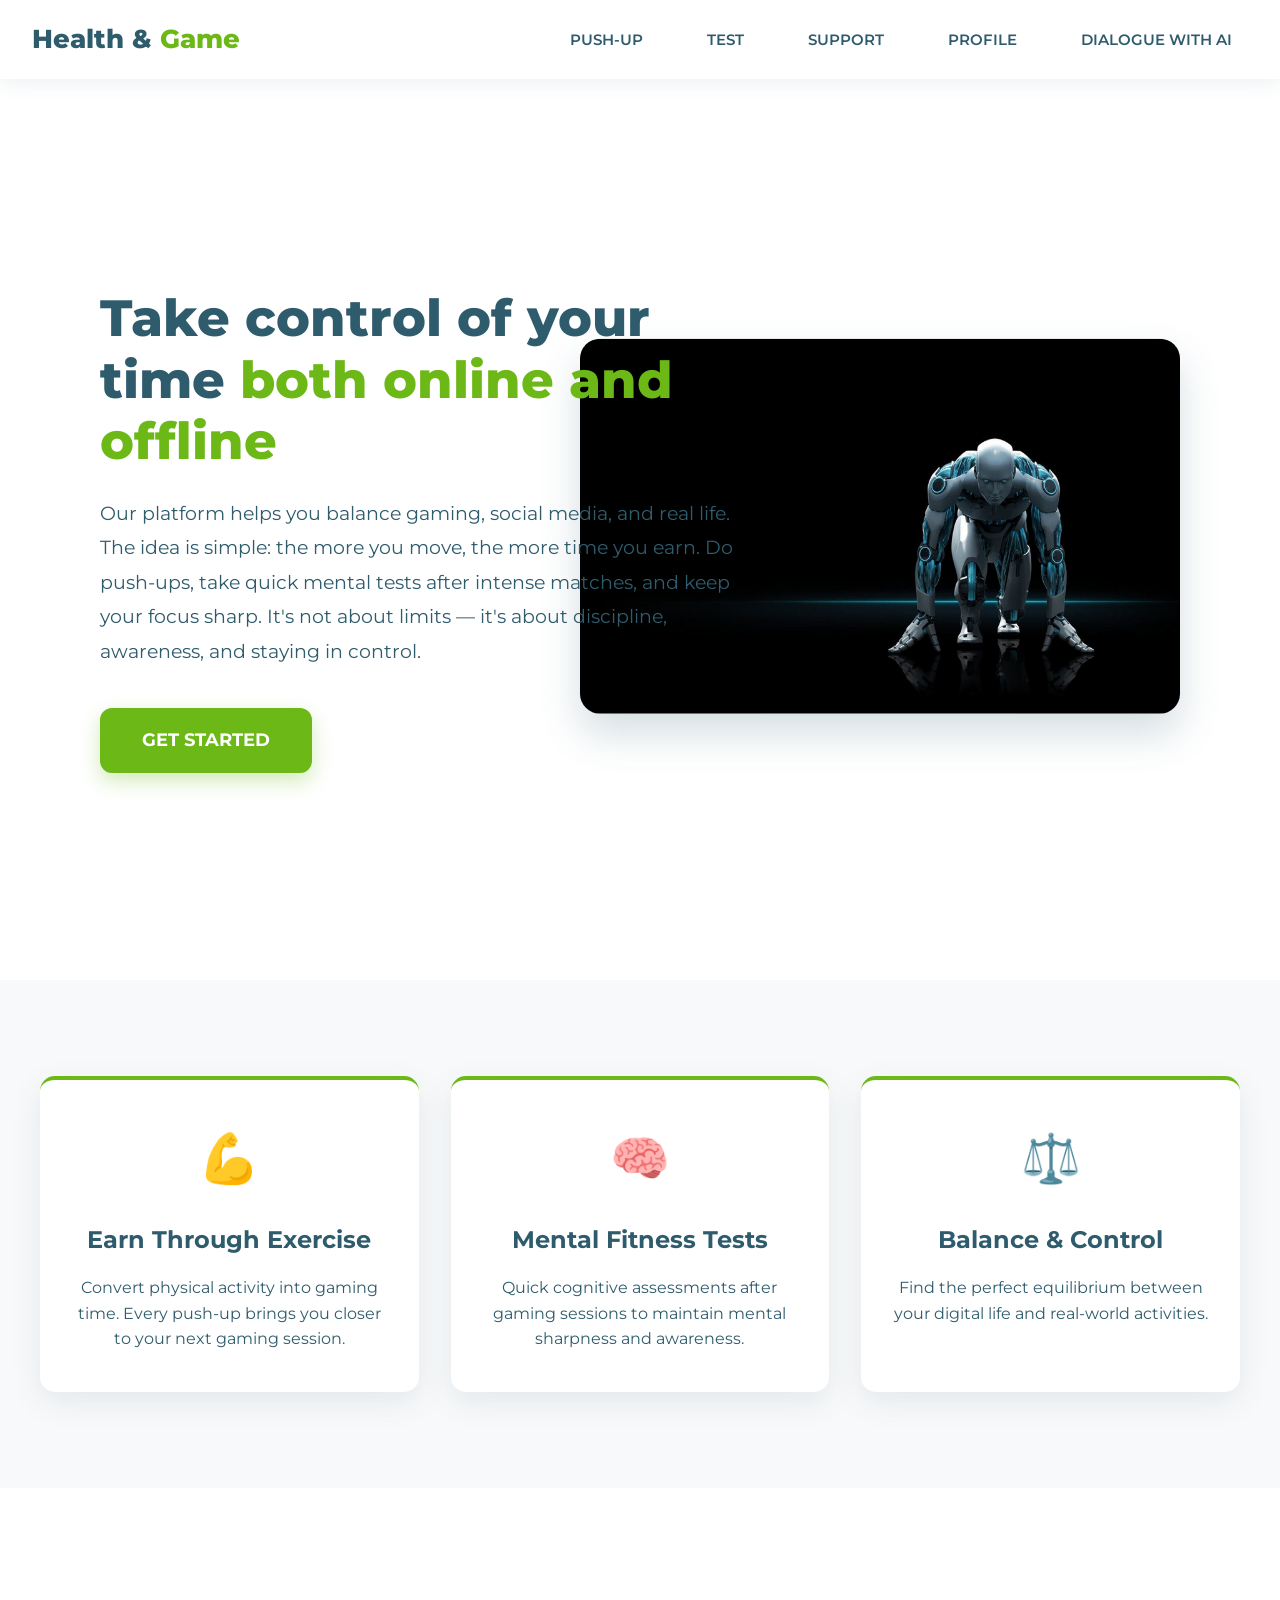
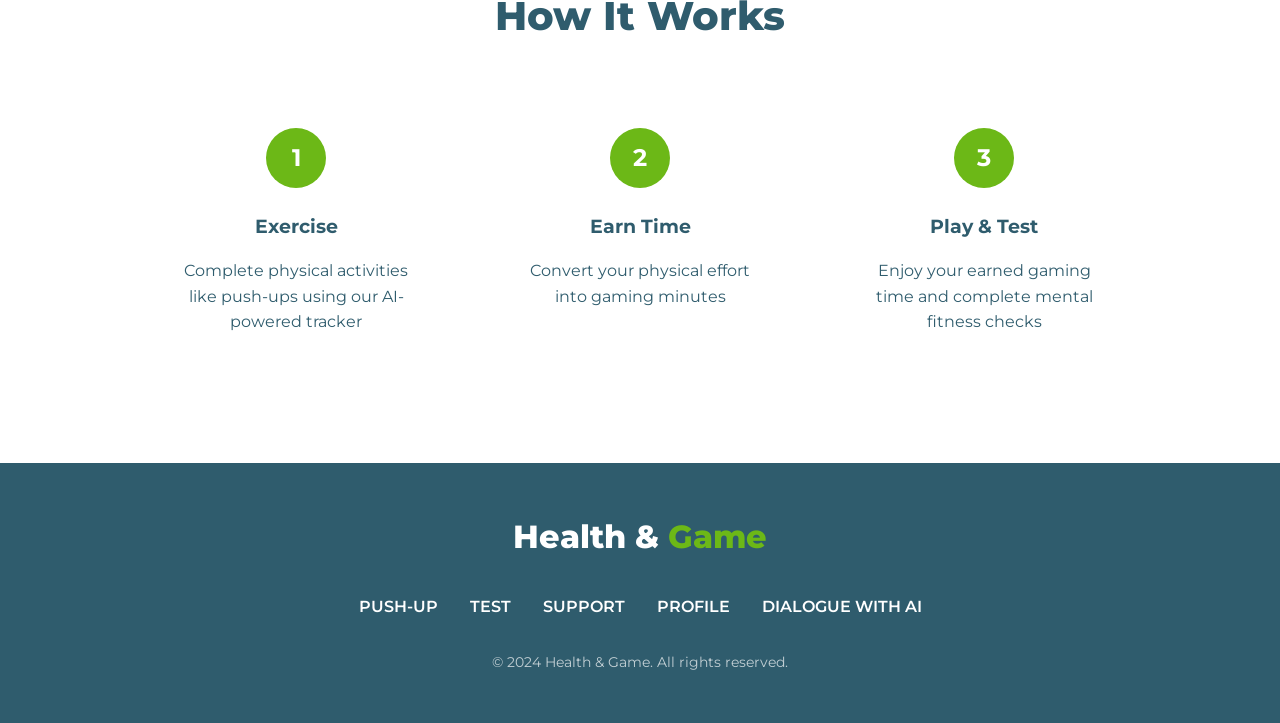
<file: index.html>
<!DOCTYPE html>
<html lang="en">
<head>
    <meta charset="UTF-8">
    <meta name="viewport" content="width=device-width, initial-scale=1.0">
    <title>Health & Game</title>
    <link href="https://fonts.googleapis.com/css2?family=Montserrat:wght@400;500;600;700;800&display=swap" rel="stylesheet">
    <style>
        * {
            margin: 0;
            padding: 0;
            box-sizing: border-box;
        }

        body {
            font-family: 'Montserrat', sans-serif;
            background: #ffffff;
            color: #2F5C6D;
            line-height: 1.6;
            overflow-x: hidden;
        }

        /* Header */
        header {
            background-color: #ffffff;
            padding: 1.2rem 2rem;
            display: flex;
            justify-content: space-between;
            align-items: center;
            box-shadow: 0 2px 20px rgba(47, 92, 109, 0.1);
            position: fixed;
            width: 100%;
            top: 0;
            z-index: 1000;
        }

        .logo {
            color: #2F5C6D;
            font-size: 1.6rem;
            font-weight: 800;
        }

        .logo span {
            color: #6CB817;
        }

        nav {
            display: flex;
            gap: 2rem;
        }

        nav a {
            color: #2F5C6D;
            text-decoration: none;
            font-size: 0.95rem;
            font-weight: 600;
            transition: all 0.3s;
            padding: 0.5rem 1rem;
            border-radius: 6px;
        }

        nav a:hover {
            color: #6CB817;
            background: rgba(108, 184, 23, 0.1);
        }

        /* Hero Section */
        .hero {
            min-height: 100vh;
            display: flex;
            align-items: center;
            position: relative;
            padding: 0 2rem;
            margin-top: 80px;
            padding: 100px;
        }

        .hero::before {
            content: '';
            position: absolute;
            top: 0;
            left: 0;
            right: 0;
            bottom: 0;
            background: linear-gradient(90deg, rgba(255,255,255,0.9) 0%, rgba(255,255,255,0.7) 100%);
            z-index: 1;
        }

        .hero-content {
            position: relative;
            z-index: 2;
            max-width: 650px;
        }

        .hero h1 {
            font-size: 3.2rem;
            font-weight: 800;
            color: #2F5C6D;
            line-height: 1.2;
            margin-bottom: 1.5rem;
        }

        .hero h1 span {
            color: #6CB817;
        }

        .hero p {
            font-size: 1.2rem;
            color: #2F5C6D;
            margin-bottom: 2.5rem;
            line-height: 1.8;
        }

        .hero-image {
            position: absolute;
            right: 100px;
            top: 50%;
            transform: translateY(-50%);
            width: 50%;
            max-width: 600px;
            z-index: 1;
        }

        .hero-image img {
            width: 100%;
            height: auto;
            border-radius: 20px;
            box-shadow: 0 20px 40px rgba(47, 92, 109, 0.2);
        }

        /* CTA Button */
        .cta-button {
            display: inline-block;
            background: #6CB817;
            color: white;
            padding: 1rem 2.5rem;
            font-size: 1.1rem;
            font-weight: 700;
            text-decoration: none;
            border-radius: 12px;
            transition: all 0.3s ease;
            box-shadow: 0 8px 20px rgba(108, 184, 23, 0.3);
            border: 2px solid #6CB817;
        }

        .cta-button:hover {
            background: #5aa314;
            transform: translateY(-3px);
            box-shadow: 0 12px 25px rgba(108, 184, 23, 0.4);
        }

        .cta-button:active {
            transform: translateY(-1px);
        }

        /* Features Section */
        .features {
            padding: 6rem 2rem;
            background: #f8f9fa;
        }

        .features-grid {
            display: grid;
            grid-template-columns: repeat(auto-fit, minmax(300px, 1fr));
            gap: 2rem;
            max-width: 1200px;
            margin: 0 auto;
        }

        .feature-card {
            background: white;
            padding: 2.5rem 2rem;
            border-radius: 15px;
            text-align: center;
            box-shadow: 0 10px 30px rgba(47, 92, 109, 0.1);
            transition: transform 0.3s ease;
            border-top: 4px solid #6CB817;
        }

        .feature-card:hover {
            transform: translateY(-10px);
        }

        .feature-icon {
            font-size: 3rem;
            margin-bottom: 1.5rem;
        }

        .feature-card h3 {
            color: #2F5C6D;
            font-size: 1.5rem;
            margin-bottom: 1rem;
            font-weight: 700;
        }

        .feature-card p {
            color: #2F5C6D;
            font-size: 1rem;
            line-height: 1.6;
        }

        /* How It Works */
        .how-it-works {
            padding: 6rem 2rem;
            background: white;
        }

        .how-it-works h2 {
            text-align: center;
            font-size: 2.5rem;
            color: #2F5C6D;
            margin-bottom: 3rem;
            font-weight: 800;
        }

        .steps {
            display: flex;
            justify-content: center;
            gap: 2rem;
            max-width: 1000px;
            margin: 0 auto;
        }

        .step {
            flex: 1;
            text-align: center;
            padding: 2rem;
        }

        .step-number {
            width: 60px;
            height: 60px;
            background: #6CB817;
            color: white;
            border-radius: 50%;
            display: flex;
            align-items: center;
            justify-content: center;
            font-size: 1.5rem;
            font-weight: 700;
            margin: 0 auto 1.5rem;
        }

        .step h3 {
            color: #2F5C6D;
            margin-bottom: 1rem;
            font-weight: 700;
        }

        .step p {
            color: #2F5C6D;
            line-height: 1.6;
        }

        /* Footer */
        footer {
            background: #2F5C6D;
            color: white;
            padding: 3rem 2rem;
            text-align: center;
        }

        .footer-content {
            max-width: 1200px;
            margin: 0 auto;
        }

        .footer-logo {
            font-size: 2rem;
            font-weight: 800;
            margin-bottom: 1rem;
        }

        .footer-logo span {
            color: #6CB817;
        }

        .footer-nav {
            display: flex;
            justify-content: center;
            gap: 2rem;
            margin: 2rem 0;
        }

        .footer-nav a {
            color: white;
            text-decoration: none;
            font-weight: 600;
            transition: color 0.3s;
        }

        .footer-nav a:hover {
            color: #6CB817;
        }

        .copyright {
            margin-top: 2rem;
            color: rgba(255,255,255,0.7);
            font-size: 0.9rem;
        }

        /* Responsive Design */
        @media (max-width: 768px) {
            header {
                padding: 1rem;
                flex-direction: column;
                gap: 1rem;
            }

            nav {
                gap: 1rem;
            }

            .hero {
                flex-direction: column;
                text-align: center;
                padding: 2rem 1rem;
            }

            .hero h1 {
                font-size: 2.5rem;
            }

            .hero-image {
                position: relative;
                width: 100%;
                margin-top: 2rem;
            }

            .steps {
                flex-direction: column;
            }

            .footer-nav {
                flex-direction: column;
                gap: 1rem;
            }
        }
        /* Mobile Adaptation */
@media (max-width: 768px) {
    /* Header mobile styles */
    header {
        padding: 1rem;
        flex-direction: column;
        gap: 1rem;
        position: relative;
    }

    nav {
        gap: 0.5rem;
        flex-wrap: wrap;
        justify-content: center;
    }

    nav a {
        font-size: 0.8rem;
        padding: 0.4rem 0.8rem;
    }

    .logo {
        font-size: 1.3rem;
    }

    /* Hero section mobile */
    .hero {
        flex-direction: column;
        text-align: center;
        padding: 1rem;
        margin-top: 120px;
        min-height: auto;
    }

    .hero-content {
        max-width: 100%;
    }

    .hero h1 {
        font-size: 2rem;
        margin-bottom: 1rem;
    }

    .hero p {
        font-size: 1rem;
        margin-bottom: 2rem;
    }

    .hero-image {
        position: relative;
        width: 100%;
        max-width: 100%;
        transform: none;
        margin-top: 2rem;
    }

    .hero::before {
        background: linear-gradient(180deg, rgba(255,255,255,0.95) 0%, rgba(255,255,255,0.8) 100%);
    }

    /* Features grid mobile */
    .features-grid {
        grid-template-columns: 1fr;
        gap: 1rem;
    }

    .feature-card {
        padding: 1.5rem 1rem;
    }

    /* How it works mobile */
    .steps {
        flex-direction: column;
        gap: 1rem;
    }

    .step {
        padding: 1rem;
    }

    /* Push-Up page specific mobile styles */
    .container {
        padding: 1rem;
    }

    .main-title {
        font-size: 2rem;
        margin-bottom: 1.5rem;
    }

    .content-wrapper {
        gap: 1.5rem;
    }

    .stats-grid {
        grid-template-columns: 1fr;
        gap: 1rem;
    }

    .stat-box {
        padding: 1rem;
    }

    .stat-number {
        font-size: 2rem;
    }

    .buttons-grid {
        grid-template-columns: 1fr;
        gap: 0.8rem;
    }

    #reset {
        grid-column: span 1;
    }

    video {
        max-width: 100%;
    }

    .instructions {
        padding: 1.5rem 1rem;
        margin-bottom: 1.5rem;
    }

    .tips {
        padding: 1rem;
        margin-top: 1.5rem;
    }

    .status {
        font-size: 1rem;
        padding: 0.6rem;
    }

    /* Footer mobile */
    .footer-nav {
        flex-direction: column;
        gap: 1rem;
    }
}

/* Small mobile devices */
@media (max-width: 480px) {
    .hero h1 {
        font-size: 1.7rem;
    }

    .hero p {
        font-size: 0.9rem;
    }

    .cta-button {
        padding: 0.8rem 2rem;
        font-size: 1rem;
    }

    .main-title {
        font-size: 1.7rem;
    }

    nav a {
        font-size: 0.75rem;
        padding: 0.3rem 0.6rem;
    }

    .feature-card h3 {
        font-size: 1.3rem;
    }

    .how-it-works h2 {
        font-size: 2rem;
    }
}

/* Very small devices */
@media (max-width: 360px) {
    .hero h1 {
        font-size: 1.5rem;
    }

    .hero p {
        font-size: 0.85rem;
    }

    nav {
        gap: 0.3rem;
    }

    nav a {
        font-size: 0.7rem;
        padding: 0.3rem 0.5rem;
    }

    .stat-number {
        font-size: 1.8rem;
    }
}

/* Tablet adjustments */
@media (min-width: 769px) and (max-width: 1024px) {
    .hero h1 {
        font-size: 2.8rem;
    }

    .hero p {
        font-size: 1.1rem;
    }

    .hero-image {
        width: 45%;
    }

    .container {
        padding: 1.5rem;
    }
}
    </style>
</head>
<body>
    <header>
        <div onclick="window.location.href=(`/index.html`)" class="logo">Health & <span>Game</span></div>
        <nav>
            <a href="/Push-Up.html">PUSH-UP</a>
            <a href="/Psixo.html">TEST</a>
            <a href="/Support.html">SUPPORT</a>
            <a href="/Profile.html">PROFILE</a>
            <a href="/DialogwithAI.html">DIALOGUE WITH AI</a>
        </nav>
    </header>

    <section class="hero">
        <div class="hero-content">
            <h1>Take control of your time <span>both online and offline</span></h1>
            <p>
                Our platform helps you balance gaming, social media, and real life. The idea is simple: the more you move, the more time you earn.
                Do push-ups, take quick mental tests after intense matches, and keep your focus sharp.
                It's not about limits — it's about discipline, awareness, and staying in control.
            </p>
            <a href="/Login.html" class="cta-button">GET STARTED</a>
        </div>
        <div class="hero-image">
            <img src="/Image/landing-background.png" alt="Health & Game App">
        </div>
    </section>

    <section class="features">
        <div class="features-grid">
            <div class="feature-card">
                <div class="feature-icon">💪</div>
                <h3>Earn Through Exercise</h3>
                <p>Convert physical activity into gaming time. Every push-up brings you closer to your next gaming session.</p>
            </div>
            <div class="feature-card">
                <div class="feature-icon">🧠</div>
                <h3>Mental Fitness Tests</h3>
                <p>Quick cognitive assessments after gaming sessions to maintain mental sharpness and awareness.</p>
            </div>
            <div class="feature-card">
                <div class="feature-icon">⚖️</div>
                <h3>Balance & Control</h3>
                <p>Find the perfect equilibrium between your digital life and real-world activities.</p>
            </div>
        </div>
    </section>

    <section class="how-it-works">
        <h2>How It Works</h2>
        <div class="steps">
            <div class="step">
                <div class="step-number">1</div>
                <h3>Exercise</h3>
                <p>Complete physical activities like push-ups using our AI-powered tracker</p>
            </div>
            <div class="step">
                <div class="step-number">2</div>
                <h3>Earn Time</h3>
                <p>Convert your physical effort into gaming minutes</p>
            </div>
            <div class="step">
                <div class="step-number">3</div>
                <h3>Play & Test</h3>
                <p>Enjoy your earned gaming time and complete mental fitness checks</p>
            </div>
        </div>
    </section>

    <footer>
        <div class="footer-content">
            <div class="footer-logo">Health & <span>Game</span></div>
            <div class="footer-nav">
                <a href="/HTML/Push-Up.html">PUSH-UP</a>
                <a href="#">TEST</a>
                <a href="#">SUPPORT</a>
                <a href="#">PROFILE</a>
                <a href="/HTML/DialogwithAI.html">DIALOGUE WITH AI</a>
            </div>
            <div class="copyright">
                &copy; 2024 Health & Game. All rights reserved.
            </div>
        </div>
    </footer>
</body>
</html>
</file>
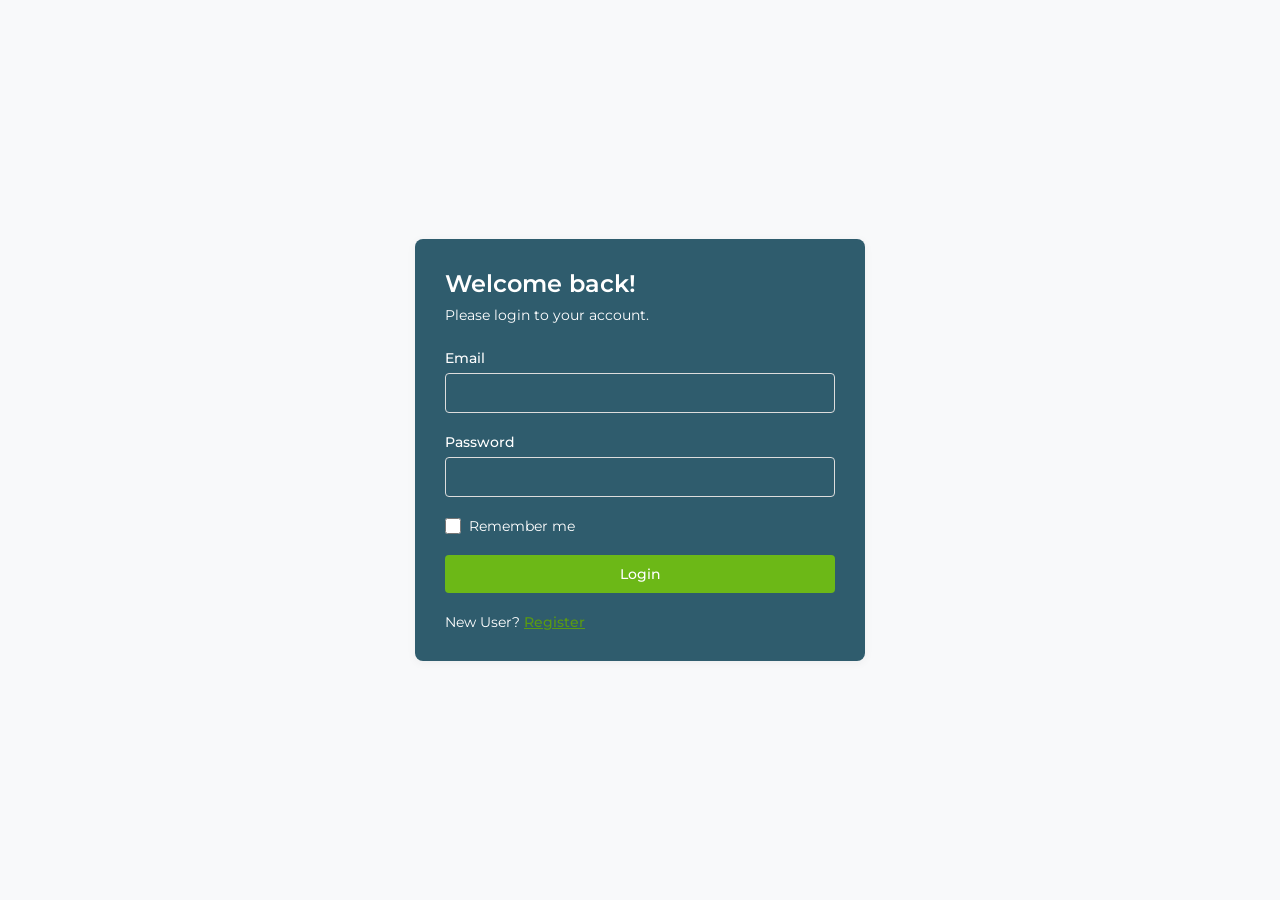
<file: client/HTML/index.html>
<!DOCTYPE html>
<html lang="ru">
<head>
    <meta charset="UTF-8">
    <meta name="viewport" content="width=device-width, initial-scale=1.0">
    <title>Логин и Регистрация</title>
    <link href="https://fonts.googleapis.com/css2?family=Montserrat:wght@400;500;600&display=swap" rel="stylesheet">
    <link rel="stylesheet" href="/CSS/style.css">
</head>
<body>
    <div class="container">
        <!-- Страница логина -->
        <div class="card">
            <h2>Welcome back!</h2>
            <p class="subtitle">Please login to your account.</p>
            
            <form>
                <div class="form-group">
                    <label for="login-email">Email</label>
                    <input type="email" id="login-email">
                </div>
                
                <div class="form-group">
                    <label for="login-password">Password</label>
                    <input type="password" id="login-password">
                </div>
                
                <div class="remember">
                    <input type="checkbox" id="login-remember">
                    <label for="login-remember">Remember me</label>
                </div>
                
                <button type="submit" class="login-btn">Login</button>
            </form>
            <div class="link-div">
                <p class="link">New User? <a href="/HTML/Register.html">Register</a></p>
            </div>
        </div>    
    </div>
</body>
</html>
</file>
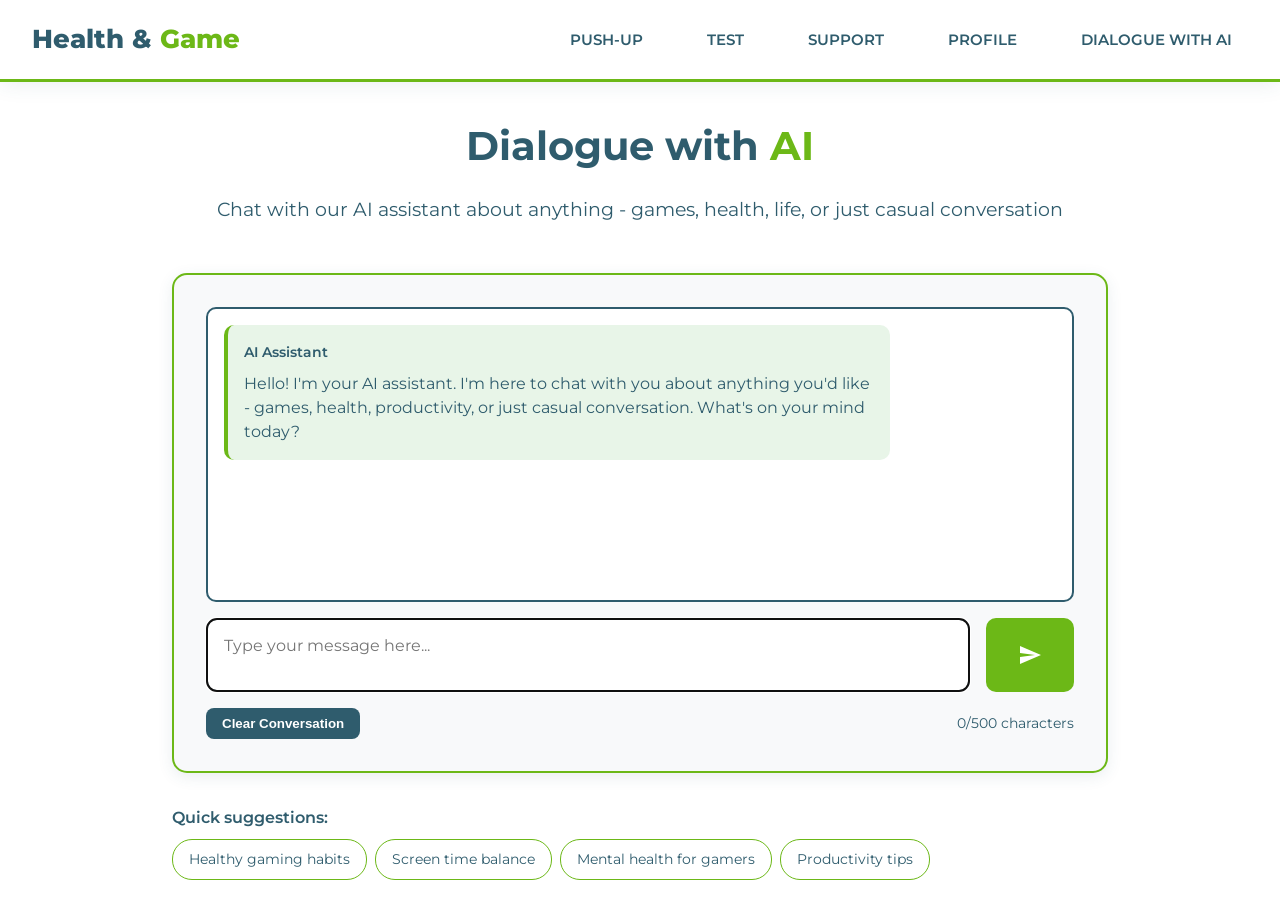
<file: DialogwithAI.html>
<!DOCTYPE html>
<html lang="en">
<head>
    <meta charset="UTF-8">
    <meta name="viewport" content="width=device-width, initial-scale=1.0">
    <title>Dialogue with AI - Health & Game</title>
    <link href="https://fonts.googleapis.com/css2?family=Montserrat:wght@400;500;600;700;800&display=swap" rel="stylesheet">
    <style>
        * {
            margin: 0;
            padding: 0;
            box-sizing: border-box;
        }

        body {
            font-family: 'Montserrat', sans-serif;
            background: #ffffff;
            color: #2F5C6D;
            line-height: 1.6;
        }

        /* Header */
        header {
            background-color: #ffffff;
            padding: 1.2rem 2rem;
            display: flex;
            justify-content: space-between;
            align-items: center;
            box-shadow: 0 2px 20px rgba(47, 92, 109, 0.1);
            border-bottom: 3px solid #6CB817;
        }

        .logo {
            color: #2F5C6D;
            font-size: 1.6rem;
            font-weight: 800;
        }

        .logo span {
            color: #6CB817;
        }

        nav {
            display: flex;
            gap: 2rem;
        }

        nav a {
            color: #2F5C6D;
            text-decoration: none;
            font-size: 0.95rem;
            font-weight: 600;
            transition: all 0.3s;
            padding: 0.5rem 1rem;
            border-radius: 6px;
        }

        nav a:hover {
            color: #6CB817;
            background: rgba(108, 184, 23, 0.1);
        }

        /* Main Content */
        .container {
            max-width: 1000px;
            margin: 0 auto;
            padding: 2rem;
        }

        .main-title {
            color: #2F5C6D;
            text-align: center;
            margin-bottom: 1rem;
            font-size: 2.5rem;
        }

        .main-title span {
            color: #6CB817;
        }

        .subtitle {
            text-align: center;
            color: #2F5C6D;
            margin-bottom: 3rem;
            font-size: 1.2rem;
        }

        /* Chat Container */
        .chat-container {
            background: #f8f9fa;
            border: 2px solid #6CB817;
            border-radius: 15px;
            padding: 2rem;
            margin-bottom: 2rem;
            box-shadow: 0 4px 15px rgba(47, 92, 109, 0.1);
            height: 500px;
            display: flex;
            flex-direction: column;
        }

        .messages-area {
            flex: 1;
            overflow-y: auto;
            border: 2px solid #2F5C6D;
            border-radius: 10px;
            padding: 1rem;
            margin-bottom: 1rem;
            background: white;
        }

        .message {
            margin-bottom: 1rem;
            padding: 1rem;
            border-radius: 10px;
            max-width: 80%;
        }

        .ai-message {
            background: #e8f5e8;
            border-left: 4px solid #6CB817;
            margin-right: auto;
        }

        .user-message {
            background: #e3f2fd;
            border-left: 4px solid #2F5C6D;
            margin-left: auto;
        }

        .message-sender {
            font-weight: 600;
            margin-bottom: 0.5rem;
            color: #2F5C6D;
            font-size: 0.9rem;
        }

        .message-content {
            line-height: 1.5;
        }

        /* Input Area */
        .input-area {
            display: flex;
            gap: 1rem;
        }

        #user-input {
            flex: 1;
            padding: 1rem;
            border: 2px solid #2F5C6D;
            border-radius: 10px;
            font-family: 'Montserrat', sans-serif;
            font-size: 1rem;
            resize: none;
            min-height: 60px;
        }

        #send-btn {
            background: #6CB817;
            color: white;
            border: none;
            padding: 0 2rem;
            border-radius: 10px;
            cursor: pointer;
            font-weight: 600;
            transition: all 0.3s;
            display: flex;
            align-items: center;
            justify-content: center;
        }

        #send-btn:hover {
            background: #5aa314;
            transform: translateY(-2px);
        }

        #send-btn:disabled {
            background: #cccccc;
            cursor: not-allowed;
            transform: none;
        }

        /* Controls */
        .controls {
            display: flex;
            justify-content: space-between;
            align-items: center;
            margin-top: 1rem;
        }

        #clear-btn {
            background: #2F5C6D;
            color: white;
            border: none;
            padding: 0.5rem 1rem;
            border-radius: 8px;
            cursor: pointer;
            font-weight: 600;
            transition: all 0.3s;
        }

        #clear-btn:hover {
            background: #264a5a;
        }

        .character-count {
            color: #2F5C6D;
            font-size: 0.9rem;
        }

        /* Loading */
        .loading {
            text-align: center;
            color: #2F5C6D;
            font-style: italic;
            display: none;
        }

        .typing-indicator {
            display: inline-block;
            margin-left: 0.5rem;
        }

        .typing-dot {
            display: inline-block;
            width: 8px;
            height: 8px;
            border-radius: 50%;
            background: #6CB817;
            margin: 0 2px;
            animation: typing 1.4s infinite;
        }

        .typing-dot:nth-child(2) {
            animation-delay: 0.2s;
        }

        .typing-dot:nth-child(3) {
            animation-delay: 0.4s;
        }

        @keyframes typing {
            0%, 60%, 100% { transform: translateY(0); }
            30% { transform: translateY(-10px); }
        }

        /* Suggestions */
        .suggestions {
            margin-top: 1rem;
        }

        .suggestions-title {
            color: #2F5C6D;
            margin-bottom: 0.5rem;
            font-weight: 600;
        }

        .suggestion-chips {
            display: flex;
            flex-wrap: wrap;
            gap: 0.5rem;
        }

        .suggestion-chip {
            background: white;
            border: 1px solid #6CB817;
            color: #2F5C6D;
            padding: 0.5rem 1rem;
            border-radius: 20px;
            cursor: pointer;
            font-size: 0.9rem;
            transition: all 0.3s;
        }

        .suggestion-chip:hover {
            background: #6CB817;
            color: white;
        }

        /* Mobile Adaptation */
        @media (max-width: 768px) {
            header {
                padding: 1rem;
                flex-direction: column;
                gap: 1rem;
            }

            nav {
                gap: 0.5rem;
                flex-wrap: wrap;
                justify-content: center;
            }

            nav a {
                font-size: 0.8rem;
                padding: 0.4rem 0.8rem;
            }

            .container {
                padding: 1rem;
            }

            .main-title {
                font-size: 2rem;
            }

            .chat-container {
                height: 400px;
                padding: 1rem;
            }

            .input-area {
                flex-direction: column;
            }

            #send-btn {
                padding: 1rem;
            }

            .message {
                max-width: 90%;
            }

            .suggestion-chips {
                justify-content: center;
            }
        }
    </style>
</head>
<body>
    <header>
        <div class="logo" onclick="window.location.href=(`/index.html`)">Health & <span>Game</span></div>
        <nav>
            <a href="/Push-Up.html">PUSH-UP</a>
            <a href="/Psixo.html">TEST</a>
            <a href="/Support.html">SUPPORT</a>
            <a href="/Profile.html">PROFILE</a>
            <a href="/DialogwithAI.html">DIALOGUE WITH AI</a>
        </nav>
    </header>

    <div class="container">
        <h1 class="main-title">Dialogue with <span>AI</span></h1>
        <p class="subtitle">Chat with our AI assistant about anything - games, health, life, or just casual conversation</p>

        <div class="chat-container">
            <div class="messages-area" id="messages-area">
                <div class="message ai-message">
                    <div class="message-sender">AI Assistant</div>
                    <div class="message-content">Hello! I'm your AI assistant. I'm here to chat with you about anything you'd like - games, health, productivity, or just casual conversation. What's on your mind today?</div>
                </div>
            </div>

            <div class="input-area">
                <textarea id="user-input" placeholder="Type your message here..."></textarea>
                <button id="send-btn">
                    <svg width="24" height="24" viewBox="0 0 24 24" fill="none" xmlns="http://www.w3.org/2000/svg">
                        <path d="M2 21L23 12L2 3V10L17 12L2 14V21Z" fill="currentColor"/>
                    </svg>
                </button>
            </div>

            <div class="controls">
                <button id="clear-btn">Clear Conversation</button>
                <div class="character-count">
                    <span id="char-count">0</span>/500 characters
                </div>
            </div>
        </div>

        <div class="loading" id="loading">
            AI is thinking<span class="typing-indicator">
                <span class="typing-dot"></span>
                <span class="typing-dot"></span>
                <span class="typing-dot"></span>
            </span>
        </div>

        <div class="suggestions">
            <div class="suggestions-title">Quick suggestions:</div>
            <div class="suggestion-chips">
                <div class="suggestion-chip" data-suggestion="Tell me about healthy gaming habits">Healthy gaming habits</div>
                <div class="suggestion-chip" data-suggestion="How to balance screen time and exercise">Screen time balance</div>
                <div class="suggestion-chip" data-suggestion="What are some good mental health practices for gamers">Mental health for gamers</div>
                <div class="suggestion-chip" data-suggestion="Suggest some productivity tips">Productivity tips</div>
            </div>
        </div>
    </div>

    <script>
        // DOM elements
        const messagesArea = document.getElementById('messages-area');
        const userInput = document.getElementById('user-input');
        const sendBtn = document.getElementById('send-btn');
        const clearBtn = document.getElementById('clear-btn');
        const loading = document.getElementById('loading');
        const charCount = document.getElementById('char-count');

        // Conversation memory (only for current session)
        let conversationContext = [];

        // Character counter
        userInput.addEventListener('input', () => {
            const count = userInput.value.length;
            charCount.textContent = count;
            
            // Change color if approaching limit
            if (count > 450) {
                charCount.style.color = '#e74c3c';
            } else if (count > 400) {
                charCount.style.color = '#f39c12';
            } else {
                charCount.style.color = '#2F5C6D';
            }
        });

        // Add message to chat
        function addMessage(sender, content) {
            const messageDiv = document.createElement('div');
            messageDiv.className = `message ${sender === 'AI' ? 'ai-message' : 'user-message'}`;
            
            messageDiv.innerHTML = `
                <div class="message-sender">${sender === 'AI' ? 'AI Assistant' : 'You'}</div>
                <div class="message-content">${content}</div>
            `;
            
            messagesArea.appendChild(messageDiv);
            messagesArea.scrollTop = messagesArea.scrollHeight;
            
            // Add to conversation context (keep last 10 messages for context)
            conversationContext.push({ sender, content });
            if (conversationContext.length > 10) {
                conversationContext = conversationContext.slice(-10);
            }
        }

        // Generate AI response
        function generateAIResponse(userMessage) {
            const lowerMessage = userMessage.toLowerCase();
            
            // Contextual responses based on conversation
            const lastAIMessage = conversationContext
                .filter(msg => msg.sender === 'AI')
                .slice(-1)[0]?.content || '';
            
            // Response templates for different contexts
            const responseTemplates = {
                greeting: [
                    "Hello! How can I assist you today?",
                    "Hi there! What would you like to chat about?",
                    "Greetings! I'm here to help with anything you'd like to discuss."
                ],
                gaming: [
                    "When it comes to gaming, balance is key. Regular breaks every hour can help prevent eye strain and fatigue.",
                    "Gaming can be a great way to relax, but it's important to also engage in physical activity and social connections.",
                    "Many gamers find success with the 20-20-20 rule: every 20 minutes, look at something 20 feet away for 20 seconds."
                ],
                health: [
                    "Maintaining good health while gaming involves proper posture, regular movement, and staying hydrated.",
                    "Physical health and mental well-being go hand in hand. Even short exercise breaks can make a big difference.",
                    "Remember that both your body and mind need care. Balanced nutrition, exercise, and sleep are all important."
                ],
                productivity: [
                    "Productivity often comes from focused work sessions followed by proper breaks. The Pomodoro technique works well for many people.",
                    "Setting clear goals and eliminating distractions can significantly boost your productivity.",
                    "Remember that productivity isn't about working all the time - it's about working effectively during focused periods."
                ],
                motivation: [
                    "Motivation often follows action rather than precedes it. Sometimes starting small is the key.",
                    "Break big goals into smaller, manageable tasks. Each small victory builds momentum.",
                    "Remember why you started. Reconnecting with your purpose can reignite motivation."
                ],
                general: [
                    "That's interesting. Tell me more about that.",
                    "I understand. How does that make you feel?",
                    "Thanks for sharing. What are your thoughts on this?",
                    "That's a great point. Could you elaborate?",
                    "I see what you mean. What would you like to explore about this topic?"
                ]
            };

            // Determine response category
            let category = 'general';
            
            if (lowerMessage.includes('hello') || lowerMessage.includes('hi ') || lowerMessage.includes('hey')) {
                category = 'greeting';
            } else if (lowerMessage.includes('game') || lowerMessage.includes('play') || lowerMessage.includes('gaming')) {
                category = 'gaming';
            } else if (lowerMessage.includes('health') || lowerMessage.includes('exercise') || lowerMessage.includes('fit') || lowerMessage.includes('diet')) {
                category = 'health';
            } else if (lowerMessage.includes('productiv') || lowerMessage.includes('work') || lowerMessage.includes('focus') || lowerMessage.includes('study')) {
                category = 'productivity';
            } else if (lowerMessage.includes('motivat') || lowerMessage.includes('inspire') || lowerMessage.includes('goal')) {
                category = 'motivation';
            }

            // Special responses for common questions
            if (lowerMessage.includes('how are you') || lowerMessage.includes("how're you")) {
                return "I'm functioning well, thank you for asking! I'm here and ready to help you with whatever you need. How are you doing today?";
            }
            
            if (lowerMessage.includes('thank')) {
                return "You're welcome! I'm glad I could help. Is there anything else you'd like to know or discuss?";
            }
            
            if (lowerMessage.includes('what can you do') || lowerMessage.includes('help me')) {
                return "I can help you with various topics including gaming habits, health and wellness, productivity tips, motivation, and general conversation. What would you like to explore?";
            }

            // Get random response from appropriate category
            const responses = responseTemplates[category];
            return responses[Math.floor(Math.random() * responses.length)];
        }

        // Handle send message
        function sendMessage() {
            const message = userInput.value.trim();
            if (!message) return;
            
            // Add user message
            addMessage('user', message);
            
            // Clear input
            userInput.value = '';
            charCount.textContent = '0';
            
            // Show loading
            loading.style.display = 'block';
            sendBtn.disabled = true;
            
            // Simulate AI thinking (1-2 seconds)
            setTimeout(() => {
                // Generate and add AI response
                const aiResponse = generateAIResponse(message);
                addMessage('AI', aiResponse);
                
                // Hide loading
                loading.style.display = 'none';
                sendBtn.disabled = false;
                
                // Focus back on input
                userInput.focus();
            }, 1000 + Math.random() * 1000);
        }

        // Clear conversation
        function clearConversation() {
            messagesArea.innerHTML = `
                <div class="message ai-message">
                    <div class="message-sender">AI Assistant</div>
                    <div class="message-content">Hello! I'm your AI assistant. I'm here to chat with you about anything you'd like - games, health, productivity, or just casual conversation. What's on your mind today?</div>
                </div>
            `;
            conversationContext = [];
        }

        // Event listeners
        sendBtn.addEventListener('click', sendMessage);
        
        userInput.addEventListener('keypress', (e) => {
            if (e.key === 'Enter' && !e.shiftKey) {
                e.preventDefault();
                sendMessage();
            }
        });
        
        clearBtn.addEventListener('click', clearConversation);
        
        // Suggestion chips
        document.querySelectorAll('.suggestion-chip').forEach(chip => {
            chip.addEventListener('click', () => {
                userInput.value = chip.getAttribute('data-suggestion');
                charCount.textContent = userInput.value.length;
                userInput.focus();
            });
        });

        // Auto-focus on input
        userInput.focus();
    </script>
</body>
</html>
</file>
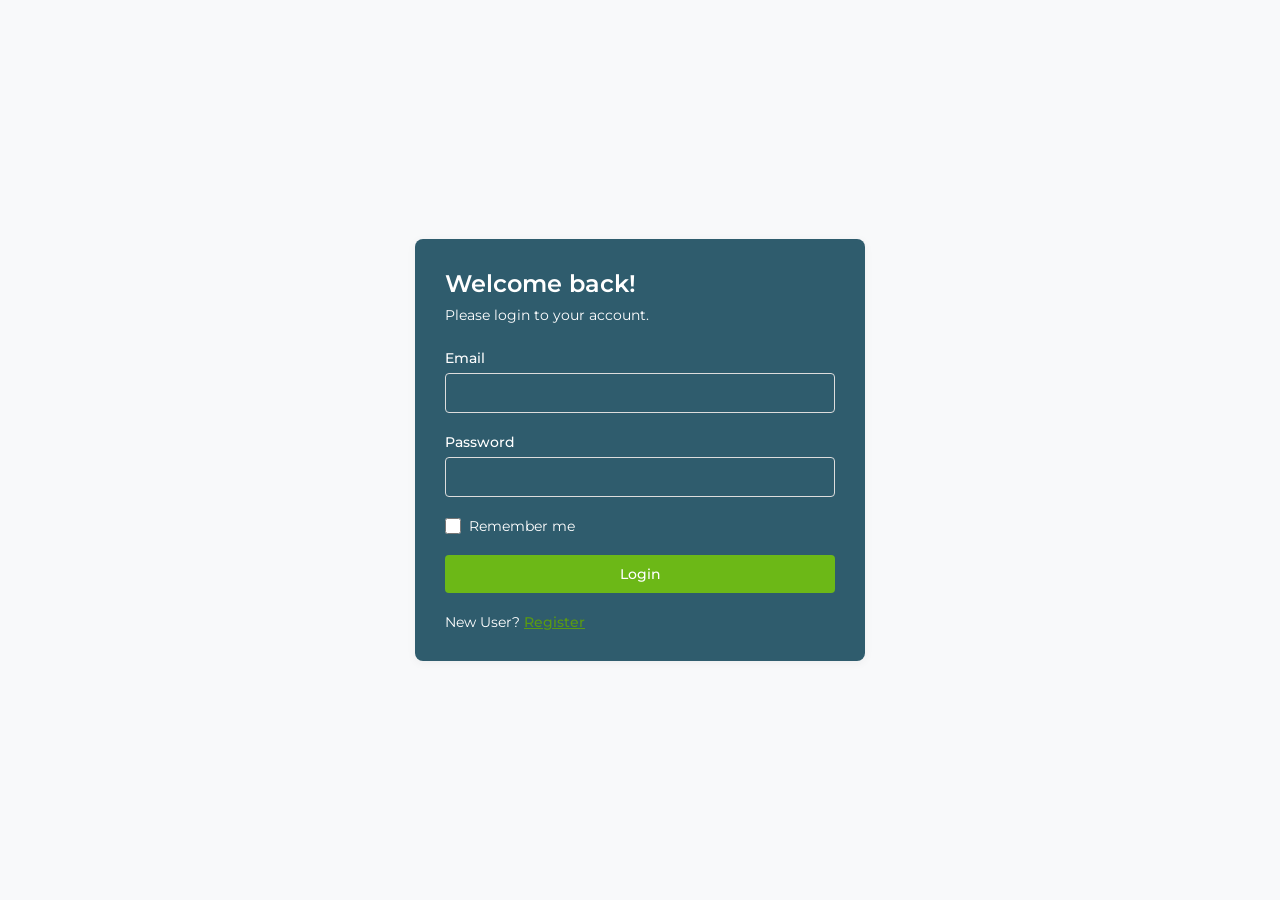
<file: Login.html>
<!DOCTYPE html>
<html lang="ru">
<head>
    <meta charset="UTF-8">
    <meta name="viewport" content="width=device-width, initial-scale=1.0">
    <title>Логин и Регистрация</title>
    <link href="https://fonts.googleapis.com/css2?family=Montserrat:wght@400;500;600&display=swap" rel="stylesheet">
    <link rel="stylesheet" href="/style.css">
</head>
<body>
    <div class="container">
        <div class="card">
            <h2>Welcome back!</h2>
            <p class="subtitle">Please login to your account.</p>
            
            <form>
                <div class="form-group">
                    <label for="login-email">Email</label>
                    <input type="email" id="login-email">
                </div>
                
                <div class="form-group">
                    <label for="login-password">Password</label>
                    <input type="password" id="login-password">
                </div>
                
                <div class="remember">
                    <input type="checkbox" id="login-remember">
                    <label for="login-remember">Remember me</label>
                </div>
                
                <button onclick="window.location.href=(`/index.html`)" type="submit" class="login-btn">Login</button>
            </form>
            <div class="link-div">
                <p class="link">New User? <a href="/Register.html">Register</a></p>
            </div>
        </div>    
    </div>
</body>
</html>
</file>
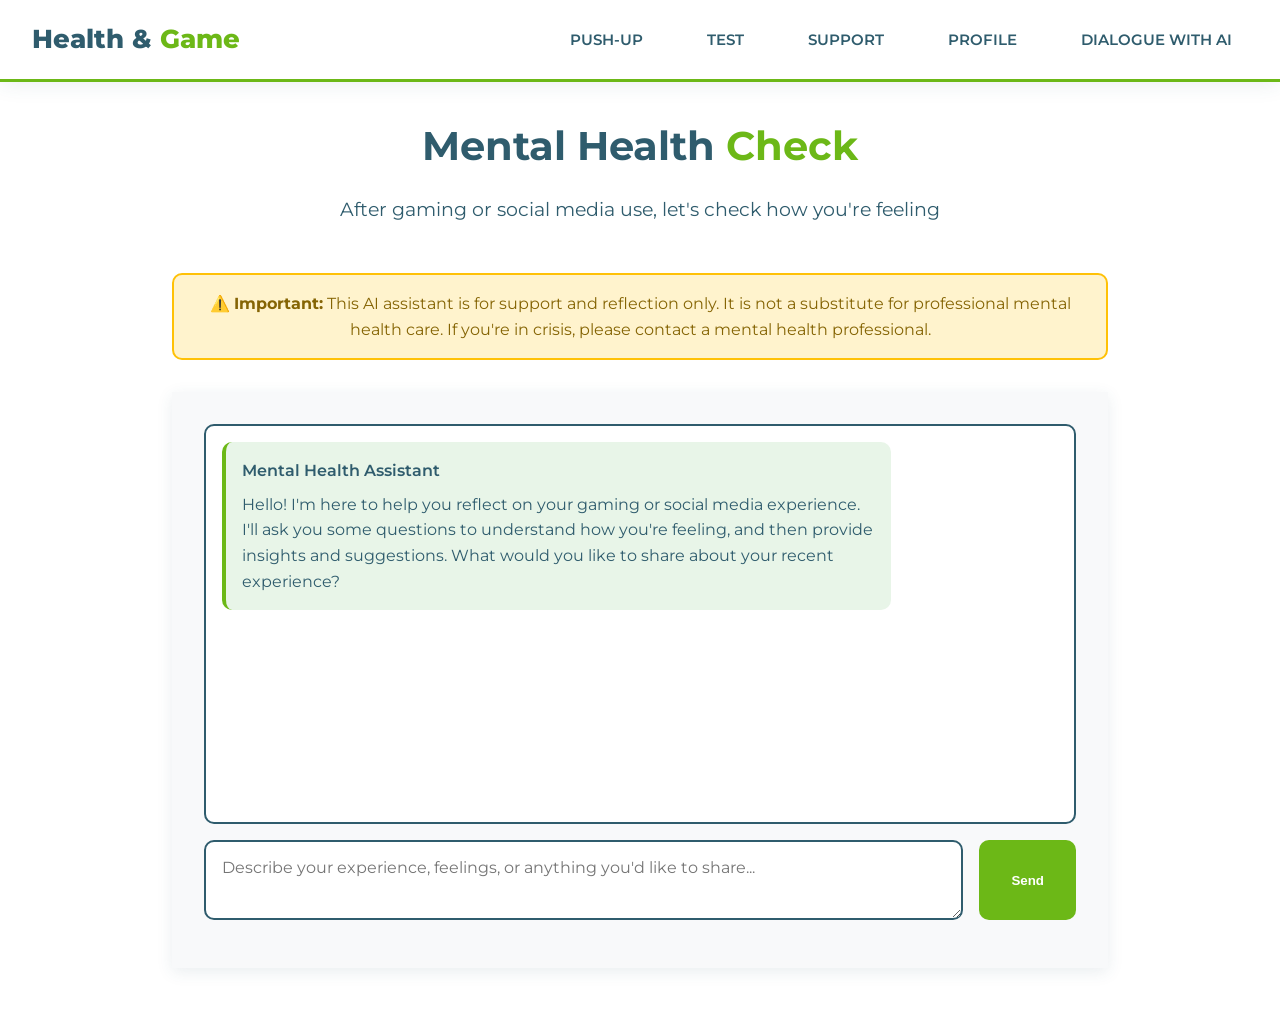
<file: Psixo.html>
<!DOCTYPE html>
<html lang="en">
<head>
    <meta charset="UTF-8">
    <meta name="viewport" content="width=device-width, initial-scale=1.0">
    <title>Mental Health Check - Health & Game</title>
    <link href="https://fonts.googleapis.com/css2?family=Montserrat:wght@400;500;600;700;800&display=swap" rel="stylesheet">
    <style>
        * {
            margin: 0;
            padding: 0;
            box-sizing: border-box;
        }

        body {
            font-family: 'Montserrat', sans-serif;
            background: #ffffff;
            color: #2F5C6D;
            line-height: 1.6;
        }

        header {
            background-color: #ffffff;
            padding: 1.2rem 2rem;
            display: flex;
            justify-content: space-between;
            align-items: center;
            box-shadow: 0 2px 20px rgba(47, 92, 109, 0.1);
            border-bottom: 3px solid #6CB817;
        }

        .logo {
            color: #2F5C6D;
            font-size: 1.6rem;
            font-weight: 800;
        }

        .logo span {
            color: #6CB817;
        }

        nav {
            display: flex;
            gap: 2rem;
        }

        nav a {
            color: #2F5C6D;
            text-decoration: none;
            font-size: 0.95rem;
            font-weight: 600;
            transition: all 0.3s;
            padding: 0.5rem 1rem;
            border-radius: 6px;
        }

        nav a:hover {
            color: #6CB817;
            background: rgba(108, 184, 23, 0.1);
        }

        .container {
            max-width: 1000px;
            margin: 0 auto;
            padding: 2rem;
        }

        .main-title {
            color: #2F5C6D;
            text-align: center;
            margin-bottom: 1rem;
            font-size: 2.5rem;
        }

        .main-title span {
            color: #6CB817;
        }

        .subtitle {
            text-align: center;
            color: #2F5C6D;
            margin-bottom: 3rem;
            font-size: 1.2rem;
        }

        .warning-banner {
            background: #fff3cd;
            border: 2px solid #ffc107;
            border-radius: 10px;
            padding: 1rem;
            margin-bottom: 2rem;
            text-align: center;
            color: #856404;
        }

        .assessment-container {
            background: #f8f9fa;
            border: none;
            padding: 2rem;
            margin-bottom: 2rem;
            box-shadow: 0 4px 15px rgba(47, 92, 109, 0.1);
        }

        .chat-container {
            height: 400px;
            overflow-y: auto;
            border: 2px solid #2F5C6D;
            border-radius: 10px;
            padding: 1rem;
            margin-bottom: 1rem;
            background: white;
        }

        .message {
            margin-bottom: 1rem;
            padding: 1rem;
            border-radius: 10px;
            max-width: 80%;
        }

        .ai-message {
            background: #e8f5e8;
            border-left: 4px solid #6CB817;
            margin-right: auto;
        }

        .user-message {
            background: #e3f2fd;
            border-left: 4px solid #2F5C6D;
            margin-left: auto;
        }

        .message-sender {
            font-weight: 600;
            margin-bottom: 0.5rem;
            color: #2F5C6D;
        }

        .input-area {
            display: flex;
            gap: 1rem;
            margin-bottom: 1rem;
        }

        #user-input {
            flex: 1;
            padding: 1rem;
            border: 2px solid #2F5C6D;
            border-radius: 10px;
            font-family: 'Montserrat', sans-serif;
            font-size: 1rem;
            resize: vertical;
            min-height: 80px;
        }

        #send-btn {
            background: #6CB817;
            color: white;
            border: none;
            padding: 1rem 2rem;
            border-radius: 10px;
            cursor: pointer;
            font-weight: 600;
            transition: all 0.3s;
        }

        #send-btn:hover {
            background: #5aa314;
            transform: translateY(-2px);
        }

        #send-btn:disabled {
            background: #cccccc;
            cursor: not-allowed;
            transform: none;
        }

        .results-section {
            background: #f8f9fa;
            border: 2px solid #6CB817;
            border-radius: 15px;
            padding: 2rem;
            display: none;
        }

        .results-section h3 {
            color: #2F5C6D;
            margin-bottom: 1.5rem;
            text-align: center;
        }

        .result-category {
            background: white;
            padding: 1.5rem;
            border-radius: 10px;
            margin-bottom: 1rem;
            border-left: 4px solid #2F5C6D;
        }

        .result-category h4 {
            color: #6CB817;
            margin-bottom: 0.5rem;
        }

        .diagnosis {
            background: linear-gradient(135deg, #6CB817, #2F5C6D);
            color: white;
            padding: 1.5rem;
            border-radius: 10px;
            text-align: center;
            margin-top: 1rem;
        }

        .loading {
            text-align: center;
            color: #2F5C6D;
            font-style: italic;
        }

        .typing-indicator {
            display: inline-block;
            margin-left: 0.5rem;
        }

        .typing-dot {
            display: inline-block;
            width: 8px;
            height: 8px;
            border-radius: 50%;
            background: #6CB817;
            margin: 0 2px;
            animation: typing 1.4s infinite;
        }

        .typing-dot:nth-child(2) {
            animation-delay: 0.2s;
        }

        .typing-dot:nth-child(3) {
            animation-delay: 0.4s;
        }

        @keyframes typing {
            0%, 60%, 100% { transform: translateY(0); }
            30% { transform: translateY(-10px); }
        }

        @media (max-width: 768px) {
            header {
                padding: 1rem;
                flex-direction: column;
                gap: 1rem;
            }

            nav {
                gap: 0.5rem;
                flex-wrap: wrap;
                justify-content: center;
            }

            nav a {
                font-size: 0.8rem;
                padding: 0.4rem 0.8rem;
            }

            .container {
                padding: 1rem;
            }

            .main-title {
                font-size: 2rem;
            }

            .input-area {
                flex-direction: column;
            }

            .message {
                max-width: 95%;
            }

            .chat-container {
                height: 300px;
            }
        }
    </style>
</head>
<body>
    <header>
        <div class="logo" onclick="window.location.href=(`/index.html`)" >Health & <span>Game</span></div>
        <nav>
            <a href="/Push-Up.html">PUSH-UP</a>
            <a href="/Psixo.html">TEST</a>
            <a href="/Support.html">SUPPORT</a>
            <a href="/Profile.html">PROFILE</a>
            <a href="/DialogwithAI.html">DIALOGUE WITH AI</a>
        </nav>
    </header>

    <div class="container">
        <h1 class="main-title">Mental Health <span>Check</span></h1>
        <p class="subtitle">After gaming or social media use, let's check how you're feeling</p>

        <div class="warning-banner">
            ⚠️ <strong>Important:</strong> This AI assistant is for support and reflection only. 
            It is not a substitute for professional mental health care. 
            If you're in crisis, please contact a mental health professional.
        </div>

        <div class="assessment-container">
            <div class="chat-container" id="chat-container">
                <div class="message ai-message">
                    <div class="message-sender">Mental Health Assistant</div>
                    <div>Hello! I'm here to help you reflect on your gaming or social media experience. I'll ask you some questions to understand how you're feeling, and then provide insights and suggestions. What would you like to share about your recent experience?</div>
                </div>
            </div>

            <div class="input-area">
                <textarea id="user-input" placeholder="Describe your experience, feelings, or anything you'd like to share..."></textarea>
                <button id="send-btn">Send</button>
            </div>

            <div class="loading" id="loading" style="display: none;">
                Thinking about your response<span class="typing-indicator">
                    <span class="typing-dot"></span>
                    <span class="typing-dot"></span>
                    <span class="typing-dot"></span>
                </span>
            </div>
        </div>

        <div class="results-section" id="results-section">
            <h3>Your Mental Health Assessment</h3>
            
            <div class="result-category">
                <h4>📊 Current State Analysis</h4>
                <div id="state-analysis">Loading analysis...</div>
            </div>
            
            <div class="result-category">
                <h4>💡 Recommendations</h4>
                <div id="recommendations">Loading recommendations...</div>
            </div>
            
            <div class="result-category">
                <h4>🛠️ Coping Strategies</h4>
                <div id="coping-strategies">Loading strategies...</div>
            </div>
            
            <div class="diagnosis">
                <h4>🎯 Assessment Summary</h4>
                <div id="diagnosis-summary">Loading diagnosis...</div>
            </div>
        </div>
    </div>

    <script>
        // Conversation state
        let conversationHistory = JSON.parse(localStorage.getItem('mentalHealthConversation')) || [];
        let assessmentCompleted = localStorage.getItem('assessmentCompleted') === 'true';
        let conversationStage = parseInt(localStorage.getItem('conversationStage')) || 0;
        let userProfile = JSON.parse(localStorage.getItem('userMentalHealthProfile')) || {
            gamingHabits: '',
            socialMediaUse: '',
            emotionalState: '',
            copingMechanisms: '',
            sleepPatterns: '',
            stressLevel: 0
        };

        // DOM elements
        const chatContainer = document.getElementById('chat-container');
        const userInput = document.getElementById('user-input');
        const sendBtn = document.getElementById('send-btn');
        const loading = document.getElementById('loading');
        const resultsSection = document.getElementById('results-section');

        // Intelligent response system
        const responseSystem = {
            // Initial greeting and questions
            stages: [
                {
                    question: "Hello! I'm here to help you reflect on your gaming or social media experience. What would you like to share about your recent experience?",
                    keywords: [],
                    type: "opening"
                },
                {
                    question: "How has this experience affected your mood and energy levels today?",
                    keywords: ['game', 'play', 'social media', 'instagram', 'facebook', 'tiktok', 'online'],
                    type: "impact"
                },
                {
                    question: "What thoughts or emotions came up for you during this time?",
                    keywords: ['feel', 'emotion', 'thought', 'mind', 'thinking'],
                    type: "emotions"
                },
                {
                    question: "How long were you engaged in this activity, and did you notice any changes in how you felt over time?",
                    keywords: ['time', 'hour', 'minute', 'long', 'while', 'duration'],
                    type: "duration"
                },
                {
                    question: "What do you usually do to unwind or cope after such experiences?",
                    keywords: ['cope', 'deal', 'handle', 'manage', 'unwind', 'relax'],
                    type: "coping"
                },
                {
                    question: "Thank you for sharing. I now have enough information to provide you with a personalized assessment.",
                    keywords: ['assessment', 'analyze', 'summary'],
                    type: "conclusion"
                }
            ],

            // Response templates based on detected emotions
            emotionalResponses: {
                frustration: [
                    "I understand that can be really frustrating. Gaming and social media can sometimes bring up these feelings.",
                    "That sounds challenging. Frustration is a common emotion when things don't go as expected online.",
                    "I hear the frustration in your message. Let's explore what specifically triggered these feelings."
                ],
                anxiety: [
                    "I sense some anxiety in what you're describing. That's completely understandable in these situations.",
                    "Anxiety can be really tough to manage, especially after intense online experiences.",
                    "Thank you for sharing that. Anxiety is a common response to digital overstimulation."
                ],
                sadness: [
                    "I'm sorry you're feeling this way. It takes courage to share these feelings.",
                    "That sounds really difficult. Sadness after online activities is more common than people think.",
                    "I hear the sadness in your message. Let's work through this together."
                ],
                exhaustion: [
                    "It sounds like this left you feeling drained. Mental exhaustion is real after extended screen time.",
                    "I understand that tired feeling. Digital activities can be surprisingly taxing.",
                    "That sounds exhausting. Our minds need recovery time after intense focus."
                ],
                excitement: [
                    "It's great that you found this exciting! Positive experiences are important too.",
                    "That sounds really engaging! It's wonderful when digital activities bring joy.",
                    "I'm glad this was a positive experience for you. Balance is key."
                ],
                neutral: [
                    "Thank you for sharing that with me.",
                    "I appreciate you taking the time to reflect on this.",
                    "That's helpful context for understanding your experience."
                ]
            },

            // Follow-up questions based on context
            followUps: {
                gaming: [
                    "What aspect of the game affected you the most?",
                    "Did you play competitively or just for fun?",
                    "How do you usually feel after gaming sessions?",
                    "What makes you return to gaming when you're feeling this way?"
                ],
                social: [
                    "What type of content were you mostly engaging with?",
                    "Do you find yourself comparing your life to others online?",
                    "How does social media typically make you feel about yourself?",
                    "What do you hope to get from your social media use?"
                ],
                general: [
                    "How is this affecting your daily routine?",
                    "What support systems do you have when feeling this way?",
                    "How long have you been noticing these patterns?",
                    "What would you like to change about this situation?"
                ]
            }
        };

        // Initialize conversation from localStorage
        function initializeConversation() {
            if (conversationHistory.length > 0) {
                conversationHistory.forEach(msg => {
                    addMessageToChat(msg.sender, msg.text);
                });
                // Set the conversation stage based on history
                conversationStage = Math.min(conversationHistory.length / 2, responseSystem.stages.length - 1);
            }

            if (assessmentCompleted) {
                showResults();
                // Load the latest assessment if available
                const latestAssessment = JSON.parse(localStorage.getItem('latestAssessment'));
                if (latestAssessment) {
                    document.getElementById('state-analysis').textContent = latestAssessment.analysis.state_analysis;
                    document.getElementById('recommendations').textContent = latestAssessment.analysis.recommendations;
                    document.getElementById('coping-strategies').textContent = latestAssessment.analysis.coping_strategies;
                    document.getElementById('diagnosis-summary').textContent = latestAssessment.analysis.diagnosis_summary;
                }
            }
        }

        // Add message to chat
        function addMessageToChat(sender, text) {
            const messageDiv = document.createElement('div');
            messageDiv.className = `message ${sender === 'AI' ? 'ai-message' : 'user-message'}`;
            
            messageDiv.innerHTML = `
                <div class="message-sender">${sender === 'AI' ? 'Mental Health Assistant' : 'You'}</div>
                <div>${text}</div>
            `;
            
            chatContainer.appendChild(messageDiv);
            chatContainer.scrollTop = chatContainer.scrollHeight;
        }

        // Save conversation to localStorage
        function saveConversation() {
            localStorage.setItem('mentalHealthConversation', JSON.stringify(conversationHistory));
            localStorage.setItem('conversationStage', conversationStage.toString());
        }

        // Analyze user message and generate intelligent response
        function getAIResponse(userMessage) {
            const lowerMessage = userMessage.toLowerCase();
            
            // Update user profile based on message content
            updateUserProfile(userMessage);
            
            // Detect primary emotion in the message
            const emotion = detectEmotion(lowerMessage);
            
            // Detect context (gaming, social media, general)
            const context = detectContext(lowerMessage);
            
            // Get appropriate emotional response
            const emotionalResponse = getEmotionalResponse(emotion);
            
            // Check if we should progress to next stage
            const shouldProgress = checkConversationProgress(lowerMessage);
            
            if (shouldProgress && conversationStage < responseSystem.stages.length - 1) {
                conversationStage++;
                localStorage.setItem('conversationStage', conversationStage.toString());
            }
            
            // If we're at the conclusion stage, trigger assessment
            if (conversationStage >= responseSystem.stages.length - 1) {
                return "Thank you for sharing all of this with me. I now have enough information to provide you with a personalized assessment. Let me analyze what we've discussed...";
            }
            
            // Build the response
            let response = emotionalResponse + " ";
            
            // Add the next question based on current stage
            response += responseSystem.stages[conversationStage].question;
            
            // Occasionally add a follow-up question for richness
            if (Math.random() > 0.7) {
                const followUps = responseSystem.followUps[context];
                if (followUps && followUps.length > 0) {
                    response += " " + followUps[Math.floor(Math.random() * followUps.length)];
                }
            }
            
            return response;
        }

        // Detect emotion from user message
        function detectEmotion(message) {
            if (message.includes('angry') || message.includes('frustrat') || message.includes('annoy') || message.includes('mad')) {
                return 'frustration';
            } else if (message.includes('anxious') || message.includes('nervous') || message.includes('worri') || message.includes('stress')) {
                return 'anxiety';
            } else if (message.includes('sad') || message.includes('depress') || message.includes('down') || message.includes('hopeless')) {
                return 'sadness';
            } else if (message.includes('tired') || message.includes('exhaust') || message.includes('drain') || message.includes('fatigue')) {
                return 'exhaustion';
            } else if (message.includes('excit') || message.includes('happy') || message.includes('joy') || message.includes('good')) {
                return 'excitement';
            } else {
                return 'neutral';
            }
        }

        // Detect context from user message
        function detectContext(message) {
            if (message.includes('game') || message.includes('play') || message.includes('gaming') || message.includes('player')) {
                return 'gaming';
            } else if (message.includes('social media') || message.includes('instagram') || message.includes('facebook') || message.includes('tiktok') || message.includes('twitter')) {
                return 'social';
            } else {
                return 'general';
            }
        }

        // Get emotional response based on detected emotion
        function getEmotionalResponse(emotion) {
            const responses = responseSystem.emotionalResponses[emotion];
            return responses[Math.floor(Math.random() * responses.length)];
        }

        // Check if conversation should progress to next stage
        function checkConversationProgress(message) {
            // Progress if user's message is substantial and relevant
            const wordCount = message.split(' ').length;
            const hasRelevantKeywords = responseSystem.stages[conversationStage].keywords.some(keyword => 
                message.includes(keyword)
            );
            
            return wordCount > 5 || hasRelevantKeywords || Math.random() > 0.8;
        }

        // Update user profile based on conversation
        function updateUserProfile(message) {
            const lowerMessage = message.toLowerCase();
            
            if (lowerMessage.includes('game') || lowerMessage.includes('play')) {
                userProfile.gamingHabits = extractKeyInfo(message);
            }
            
            if (lowerMessage.includes('social media') || lowerMessage.includes('instagram') || lowerMessage.includes('facebook')) {
                userProfile.socialMediaUse = extractKeyInfo(message);
            }
            
            if (lowerMessage.includes('feel') || lowerMessage.includes('emotion')) {
                userProfile.emotionalState = extractKeyInfo(message);
            }
            
            if (lowerMessage.includes('cope') || lowerMessage.includes('deal') || lowerMessage.includes('handle')) {
                userProfile.copingMechanisms = extractKeyInfo(message);
            }
            
            if (lowerMessage.includes('sleep') || lowerMessage.includes('tired') || lowerMessage.includes('energy')) {
                userProfile.sleepPatterns = extractKeyInfo(message);
            }
            
            // Estimate stress level based on keywords
            userProfile.stressLevel = estimateStressLevel(message);
            
            localStorage.setItem('userMentalHealthProfile', JSON.stringify(userProfile));
        }

        // Extract key information from message
        function extractKeyInfo(message) {
            // Simple extraction - in a real system, this would be more sophisticated
            return message.substring(0, 100) + "...";
        }

        // Estimate stress level from message
        function estimateStressLevel(message) {
            let stressScore = 5; // Default neutral
            
            const stressWords = ['stress', 'overwhelm', 'anxious', 'panic', 'pressure', 'burnout'];
            const calmWords = ['relax', 'calm', 'peace', 'balance', 'good', 'happy'];
            
            stressWords.forEach(word => {
                if (message.includes(word)) stressScore += 2;
            });
            
            calmWords.forEach(word => {
                if (message.includes(word)) stressScore -= 1;
            });
            
            return Math.max(1, Math.min(10, stressScore));
        }

        // Generate comprehensive assessment
        function generateAssessment() {
            const analysis = analyzeConversation();
            
            document.getElementById('state-analysis').textContent = analysis.state_analysis;
            document.getElementById('recommendations').textContent = analysis.recommendations;
            document.getElementById('coping-strategies').textContent = analysis.coping_strategies;
            document.getElementById('diagnosis-summary').textContent = analysis.diagnosis_summary;
            
            // Save assessment to localStorage
            const assessmentRecord = {
                date: new Date().toISOString(),
                analysis: analysis,
                conversation: conversationHistory,
                userProfile: userProfile
            };
            localStorage.setItem('latestAssessment', JSON.stringify(assessmentRecord));
            localStorage.setItem('assessmentCompleted', 'true');
            
            showResults();
        }

        // Analyze the entire conversation
        function analyzeConversation() {
            const userText = conversationHistory
                .filter(msg => msg.sender === 'user')
                .map(msg => msg.text)
                .join(' ')
                .toLowerCase();
            
            const stressLevel = userProfile.stressLevel;
            const primaryEmotion = detectEmotion(userText);
            const context = detectContext(userText);
            
            // Generate personalized analysis based on collected data
            return {
                state_analysis: generateStateAnalysis(primaryEmotion, stressLevel, context),
                recommendations: generateRecommendations(primaryEmotion, stressLevel, context),
                coping_strategies: generateCopingStrategies(primaryEmotion, stressLevel),
                diagnosis_summary: generateDiagnosis(primaryEmotion, stressLevel, context)
            };
        }

        // Generate state analysis
        function generateStateAnalysis(emotion, stressLevel, context) {
            const baseAnalysis = {
                frustration: `Based on our conversation, you're experiencing frustration related to your ${context} activities. This is common when expectations don't match reality in digital environments.`,
                anxiety: `You seem to be dealing with anxiety connected to your ${context} usage. Digital spaces can sometimes trigger anxious thoughts and feelings.`,
                sadness: `I'm noticing signs of sadness in relation to your ${context} experiences. Emotional responses to online content are completely valid.`,
                exhaustion: `You appear to be experiencing mental exhaustion from your ${context} engagement. Our minds need recovery time after screen exposure.`,
                excitement: `It's great that you're finding excitement in your ${context} activities! Positive digital experiences can be beneficial in moderation.`,
                neutral: `Based on our discussion, you seem to have a balanced perspective on your ${context} usage.`
            };
            
            let analysis = baseAnalysis[emotion] || baseAnalysis.neutral;
            
            // Add stress level context
            if (stressLevel >= 7) {
                analysis += ` Your stress levels appear elevated, which might be amplifying these feelings.`;
            } else if (stressLevel <= 4) {
                analysis += ` Your stress management seems fairly stable.`;
            }
            
            return analysis;
        }

        // Generate personalized recommendations
        function generateRecommendations(emotion, stressLevel, context) {
            const recommendations = [];
            
            // Base recommendations for all situations
            recommendations.push("• Take regular breaks from screens every 60-90 minutes");
            recommendations.push("• Practice the 20-20-20 rule: every 20 minutes, look at something 20 feet away for 20 seconds");
            recommendations.push("• Set clear time limits for your digital activities");
            
            // Emotion-specific recommendations
            if (emotion === 'frustration') {
                recommendations.push("• Practice deep breathing when you feel frustration building");
                recommendations.push("• Consider taking a short walk to reset your mindset");
            } else if (emotion === 'anxiety') {
                recommendations.push("• Try grounding techniques like the 5-4-3-2-1 method");
                recommendations.push("• Limit exposure to triggering content or discussions");
            } else if (emotion === 'sadness') {
                recommendations.push("• Engage in offline activities that bring you joy");
                recommendations.push("• Connect with supportive friends or family members");
            } else if (emotion === 'exhaustion') {
                recommendations.push("• Ensure you're getting adequate sleep and hydration");
                recommendations.push("• Consider a digital detox for a few hours or a day");
            }
            
            // Stress-level specific recommendations
            if (stressLevel >= 7) {
                recommendations.push("• Practice daily mindfulness or meditation");
                recommendations.push("• Consider talking to a mental health professional");
            }
            
            return recommendations.join('\n');
        }

        // Generate coping strategies
        function generateCopingStrategies(emotion, stressLevel) {
            const strategies = [];
            
            strategies.push("• Digital mindfulness: Be intentional about why you're going online");
            strategies.push("• Create a wind-down routine after digital activities");
            strategies.push("• Keep a journal to process your digital experiences");
            
            if (emotion === 'frustration' || emotion === 'anxiety') {
                strategies.push("• Progressive muscle relaxation technique");
                strategies.push("• Box breathing: inhale 4s, hold 4s, exhale 4s, hold 4s");
            }
            
            if (stressLevel >= 6) {
                strategies.push("• Schedule worry time: designate 15 minutes daily for concerns");
                strategies.push("• Physical activity: even 10 minutes can reduce stress");
            }
            
            return strategies.join('\n');
        }

        // Generate diagnosis summary
        function generateDiagnosis(emotion, stressLevel, context) {
            const severity = stressLevel >= 7 ? "Moderate" : stressLevel >= 5 ? "Mild" : "Minimal";
            
            return `${severity} Digital-Induced ${emotion.charAt(0).toUpperCase() + emotion.slice(1)} - A common temporary state that typically improves with balanced digital habits and self-care practices.`;
        }

        // Show results section
        function showResults() {
            resultsSection.style.display = 'block';
            assessmentCompleted = true;
        }

        // Handle send button click
        sendBtn.addEventListener('click', async () => {
            const message = userInput.value.trim();
            if (!message) return;
            
            // Add user message to chat
            addMessageToChat('user', message);
            conversationHistory.push({ sender: 'user', text: message });
            
            // Clear input
            userInput.value = '';
            
            // Show loading
            loading.style.display = 'block';
            sendBtn.disabled = true;
            
            // Simulate thinking time
            setTimeout(() => {
                // Get AI response
                const aiResponse = getAIResponse(message);
                
                // Add AI response to chat
                addMessageToChat('AI', aiResponse);
                conversationHistory.push({ sender: 'AI', text: aiResponse });
                
                // Save conversation
                saveConversation();
                
                // Check if should generate final assessment
                if (aiResponse.includes('assessment') || conversationStage >= responseSystem.stages.length - 1) {
                    loading.style.display = 'block';
                    generateAssessment();
                }
                
                // Hide loading
                loading.style.display = 'none';
                sendBtn.disabled = false;
            }, 1500);
        });

        // Handle Enter key in textarea
        userInput.addEventListener('keypress', (e) => {
            if (e.key === 'Enter' && !e.shiftKey) {
                e.preventDefault();
                sendBtn.click();
            }
        });

        // Initialize
        initializeConversation();
    </script>
</body>
</html>
</file>
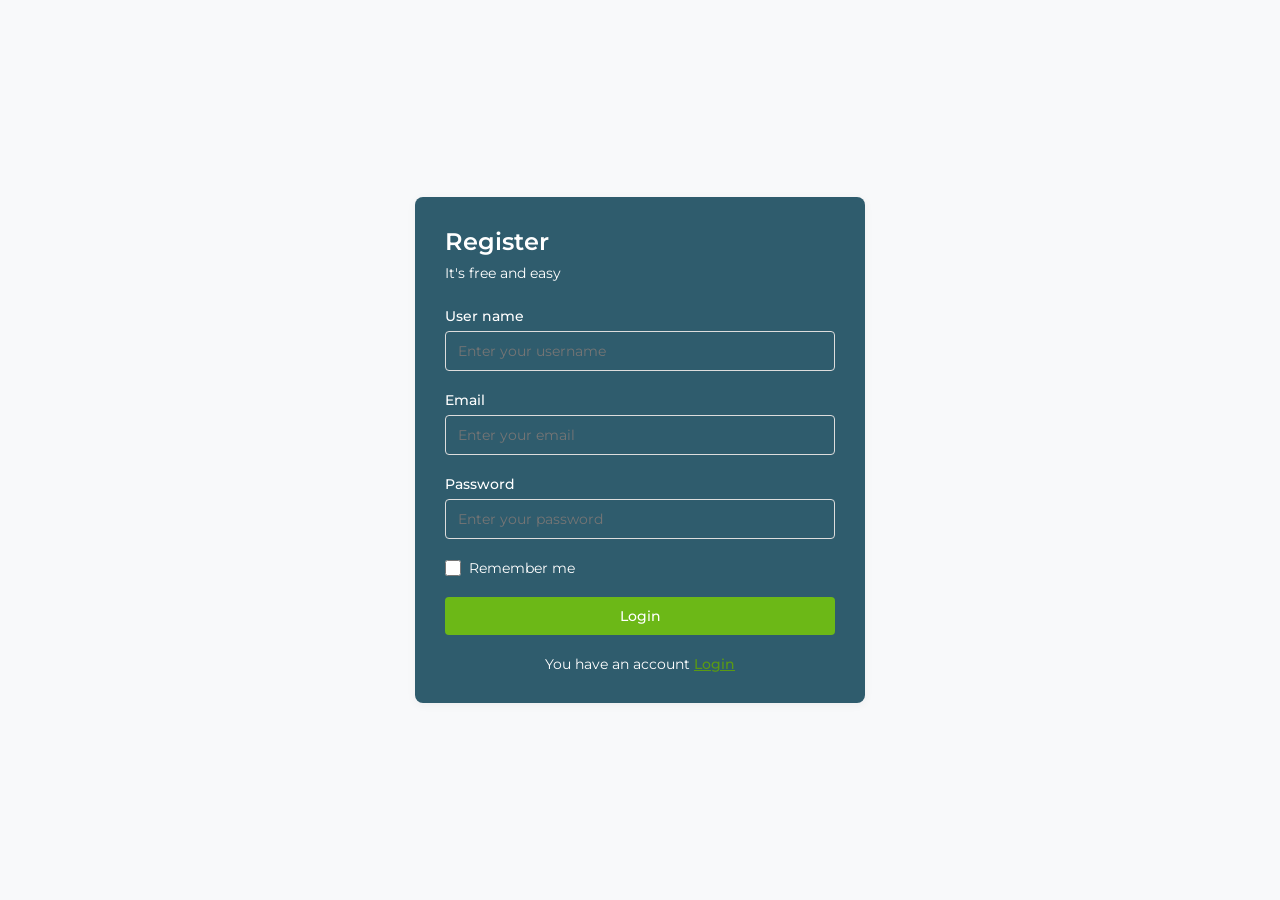
<file: Register.html>
<!DOCTYPE html>
<html lang="ru">
<head>
    <meta charset="UTF-8">
    <meta name="viewport" content="width=device-width, initial-scale=1.0">
    <title>Логин и Регистрация</title>
    <link href="https://fonts.googleapis.com/css2?family=Montserrat:wght@400;500;600&display=swap" rel="stylesheet">
    <link rel="stylesheet" href="/style.css">
</head>
<body>
    <div class="container">

        <div class="card">
            <h2>Register</h2>
            <p class="subtitle">It's free and easy</p>
            
            <form>
                <div class="form-group">
                    <label for="register-username">User name</label>
                    <input type="text" id="register-username" placeholder="Enter your username">
                </div>
                
                <div class="form-group">
                    <label for="register-email">Email</label>
                    <input type="email" id="register-email" placeholder="Enter your email">
                </div>
                
                <div class="form-group">
                    <label for="register-password">Password</label>
                    <input type="password" id="register-password" placeholder="Enter your password">
                </div>
                
                <div class="remember">
                    <input type="checkbox" id="register-remember">
                    <label for="register-remember">Remember me</label>
                </div>
                
                <button onclick="window.location.href=(`/index.html`)" type="submit" class="login-btn">Login</button>
            </form>
            
            <p class="link">You have an account <a href="/Login.html">Login</a></p>
        </div>
    </div>
</body>
</html>
</file>
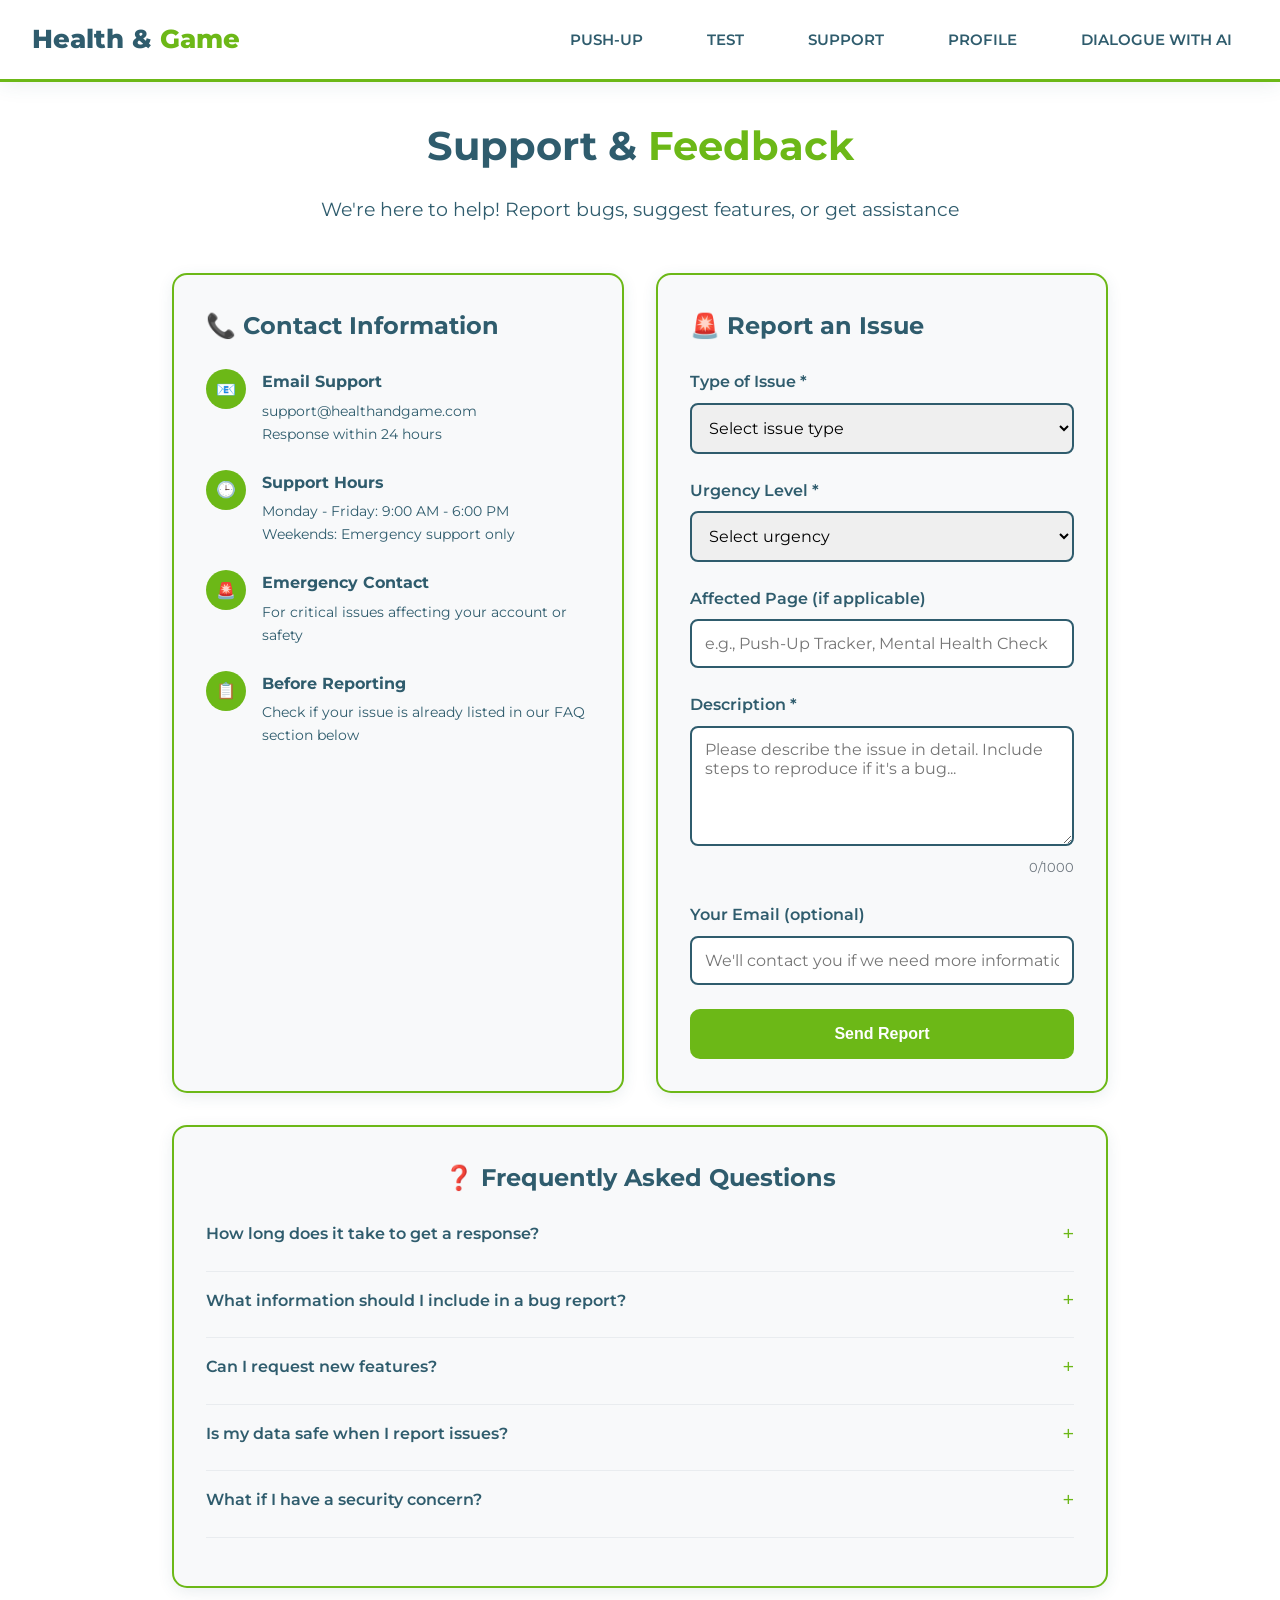
<file: Support.html>
<!DOCTYPE html>
<html lang="en">
<head>
    <meta charset="UTF-8">
    <meta name="viewport" content="width=device-width, initial-scale=1.0">
    <title>Support - Health & Game</title>
    <link href="https://fonts.googleapis.com/css2?family=Montserrat:wght@400;500;600;700;800&display=swap" rel="stylesheet">
    <style>
        /* (Все стили остаются такими же) */
        * {
            margin: 0;
            padding: 0;
            box-sizing: border-box;
        }

        body {
            font-family: 'Montserrat', sans-serif;
            background: #ffffff;
            color: #2F5C6D;
            line-height: 1.6;
        }

        header {
            background-color: #ffffff;
            padding: 1.2rem 2rem;
            display: flex;
            justify-content: space-between;
            align-items: center;
            box-shadow: 0 2px 20px rgba(47, 92, 109, 0.1);
            border-bottom: 3px solid #6CB817;
        }

        .logo {
            color: #2F5C6D;
            font-size: 1.6rem;
            font-weight: 800;
        }

        .logo span {
            color: #6CB817;
        }

        nav {
            display: flex;
            gap: 2rem;
        }

        nav a {
            color: #2F5C6D;
            text-decoration: none;
            font-size: 0.95rem;
            font-weight: 600;
            transition: all 0.3s;
            padding: 0.5rem 1rem;
            border-radius: 6px;
        }

        nav a:hover {
            color: #6CB817;
            background: rgba(108, 184, 23, 0.1);
        }

        .container {
            max-width: 1000px;
            margin: 0 auto;
            padding: 2rem;
        }

        .main-title {
            color: #2F5C6D;
            text-align: center;
            margin-bottom: 1rem;
            font-size: 2.5rem;
        }

        .main-title span {
            color: #6CB817;
        }

        .subtitle {
            text-align: center;
            color: #2F5C6D;
            margin-bottom: 3rem;
            font-size: 1.2rem;
        }

        .support-grid {
            display: grid;
            grid-template-columns: 1fr 1fr;
            gap: 2rem;
            margin-bottom: 2rem;
        }

        @media (max-width: 768px) {
            .support-grid {
                grid-template-columns: 1fr;
            }
        }

        .contact-info {
            background: #f8f9fa;
            border: 2px solid #6CB817;
            border-radius: 15px;
            padding: 2rem;
            box-shadow: 0 4px 15px rgba(47, 92, 109, 0.1);
        }

        .contact-info h3 {
            color: #2F5C6D;
            margin-bottom: 1.5rem;
            font-size: 1.5rem;
        }

        .contact-item {
            display: flex;
            align-items: flex-start;
            margin-bottom: 1.5rem;
        }

        .contact-icon {
            background: #6CB817;
            color: white;
            width: 40px;
            height: 40px;
            border-radius: 50%;
            display: flex;
            align-items: center;
            justify-content: center;
            margin-right: 1rem;
            flex-shrink: 0;
        }

        .contact-text h4 {
            color: #2F5C6D;
            margin-bottom: 0.3rem;
        }

        .contact-text p {
            color: #2F5C6D;
            font-size: 0.9rem;
        }

        .report-form {
            background: #f8f9fa;
            border: 2px solid #6CB817;
            border-radius: 15px;
            padding: 2rem;
            box-shadow: 0 4px 15px rgba(47, 92, 109, 0.1);
        }

        .report-form h3 {
            color: #2F5C6D;
            margin-bottom: 1.5rem;
            font-size: 1.5rem;
        }

        .form-group {
            margin-bottom: 1.5rem;
        }

        label {
            display: block;
            margin-bottom: 0.5rem;
            color: #2F5C6D;
            font-weight: 600;
        }

        input, select, textarea {
            width: 100%;
            padding: 0.8rem;
            border: 2px solid #2F5C6D;
            border-radius: 8px;
            font-family: 'Montserrat', sans-serif;
            font-size: 1rem;
            transition: border-color 0.3s;
        }

        input:focus, select:focus, textarea:focus {
            outline: none;
            border-color: #6CB817;
        }

        textarea {
            resize: vertical;
            min-height: 120px;
        }

        .submit-btn {
            background: #6CB817;
            color: white;
            border: none;
            padding: 1rem 2rem;
            border-radius: 10px;
            cursor: pointer;
            font-weight: 600;
            font-size: 1rem;
            transition: all 0.3s;
            width: 100%;
        }

        .submit-btn:hover {
            background: #5aa314;
            transform: translateY(-2px);
        }

        .submit-btn:disabled {
            background: #cccccc;
            cursor: not-allowed;
            transform: none;
        }

        .status-message {
            padding: 1rem;
            border-radius: 8px;
            margin-top: 1rem;
            text-align: center;
            display: none;
        }

        .status-success {
            background: #d4edda;
            border: 1px solid #c3e6cb;
            color: #155724;
        }

        .status-error {
            background: #f8d7da;
            border: 1px solid #f5c6cb;
            color: #721c24;
        }

        .status-loading {
            background: #d1ecf1;
            border: 1px solid #bee5eb;
            color: #0c5460;
        }

        .faq-section {
            background: #f8f9fa;
            border: 2px solid #6CB817;
            border-radius: 15px;
            padding: 2rem;
            margin-top: 2rem;
            box-shadow: 0 4px 15px rgba(47, 92, 109, 0.1);
        }

        .faq-section h3 {
            color: #2F5C6D;
            margin-bottom: 1.5rem;
            font-size: 1.5rem;
            text-align: center;
        }

        .faq-item {
            margin-bottom: 1rem;
            border-bottom: 1px solid #e9ecef;
            padding-bottom: 1rem;
        }

        .faq-question {
            color: #2F5C6D;
            font-weight: 600;
            margin-bottom: 0.5rem;
            cursor: pointer;
            display: flex;
            justify-content: space-between;
            align-items: center;
        }

        .faq-answer {
            color: #2F5C6D;
            display: none;
            padding-top: 0.5rem;
        }

        .faq-toggle {
            background: none;
            border: none;
            color: #6CB817;
            font-size: 1.2rem;
            cursor: pointer;
        }

        .char-counter {
            text-align: right;
            font-size: 0.8rem;
            color: #6c757d;
            margin-top: 0.3rem;
        }

        .char-counter.warning {
            color: #ffc107;
        }

        .char-counter.error {
            color: #dc3545;
        }

        .loading {
            display: inline-block;
            margin-left: 0.5rem;
        }

        .loading-dot {
            display: inline-block;
            width: 6px;
            height: 6px;
            border-radius: 50%;
            background: #6CB817;
            margin: 0 2px;
            animation: loading 1.4s infinite;
        }

        .loading-dot:nth-child(2) {
            animation-delay: 0.2s;
        }

        .loading-dot:nth-child(3) {
            animation-delay: 0.4s;
        }

        @keyframes loading {
            0%, 60%, 100% { transform: translateY(0); }
            30% { transform: translateY(-5px); }
        }
    </style>
</head>
<body>
    <header>
        <div onclick="window.location.href=(`/index.html`)" class="logo">Health & <span>Game</span></div>
        <nav>
            <a href="/Push-Up.html">PUSH-UP</a>
            <a href="/Psixo.html">TEST</a>
            <a href="/Support.html">SUPPORT</a>
            <a href="/Profile.html">PROFILE</a>
            <a href="/DialogwithAI.html">DIALOGUE WITH AI</a>
        </nav>
    </header>

    <div class="container">
        <h1 class="main-title">Support & <span>Feedback</span></h1>
        <p class="subtitle">We're here to help! Report bugs, suggest features, or get assistance</p>

        <div class="support-grid">
            <div class="contact-info">
                <h3>📞 Contact Information</h3>
                
                <div class="contact-item">
                    <div class="contact-icon">📧</div>
                    <div class="contact-text">
                        <h4>Email Support</h4>
                        <p>support@healthandgame.com<br>Response within 24 hours</p>
                    </div>
                </div>
                
                <div class="contact-item">
                    <div class="contact-icon">🕒</div>
                    <div class="contact-text">
                        <h4>Support Hours</h4>
                        <p>Monday - Friday: 9:00 AM - 6:00 PM<br>Weekends: Emergency support only</p>
                    </div>
                </div>
                
                <div class="contact-item">
                    <div class="contact-icon">🚨</div>
                    <div class="contact-text">
                        <h4>Emergency Contact</h4>
                        <p>For critical issues affecting your account or safety</p>
                    </div>
                </div>
                
                <div class="contact-item">
                    <div class="contact-icon">📋</div>
                    <div class="contact-text">
                        <h4>Before Reporting</h4>
                        <p>Check if your issue is already listed in our FAQ section below</p>
                    </div>
                </div>
            </div>

            <div class="report-form">
                <h3>🚨 Report an Issue</h3>
                <form id="support-form">
                    <div class="form-group">
                        <label for="issue-type">Type of Issue *</label>
                        <select id="issue-type" required>
                            <option value="">Select issue type</option>
                            <option value="bug">Bug Report</option>
                            <option value="feature">Feature Request</option>
                            <option value="ui-ux">UI/UX Problem</option>
                            <option value="performance">Performance Issue</option>
                            <option value="security">Security Concern</option>
                            <option value="other">Other</option>
                        </select>
                    </div>

                    <div class="form-group">
                        <label for="urgency">Urgency Level *</label>
                        <select id="urgency" required>
                            <option value="">Select urgency</option>
                            <option value="low">Low - Minor inconvenience</option>
                            <option value="medium">Medium - Affects functionality</option>
                            <option value="high">High - Cannot use feature</option>
                            <option value="critical">Critical - System down/safety issue</option>
                        </select>
                    </div>

                    <div class="form-group">
                        <label for="page">Affected Page (if applicable)</label>
                        <input type="text" id="page" placeholder="e.g., Push-Up Tracker, Mental Health Check">
                    </div>

                    <div class="form-group">
                        <label for="description">Description *</label>
                        <textarea id="description" placeholder="Please describe the issue in detail. Include steps to reproduce if it's a bug..." required maxlength="1000"></textarea>
                        <div class="char-counter" id="char-counter">0/1000</div>
                    </div>

                    <div class="form-group">
                        <label for="contact-email">Your Email (optional)</label>
                        <input type="email" id="contact-email" placeholder="We'll contact you if we need more information">
                    </div>

                    <button type="submit" class="submit-btn" id="submit-btn">
                        Send Report
                    </button>

                    <div class="status-message" id="status-message"></div>
                </form>
            </div>
        </div>

        <div class="faq-section">
            <h3>❓ Frequently Asked Questions</h3>
            
            <div class="faq-item">
                <div class="faq-question">
                    How long does it take to get a response?
                    <button class="faq-toggle">+</button>
                </div>
                <div class="faq-answer">
                    We typically respond within 24 hours for standard issues. Critical issues are prioritized and may receive a response within 2-4 hours during business hours.
                </div>
            </div>
            
            <div class="faq-item">
                <div class="faq-question">
                    What information should I include in a bug report?
                    <button class="faq-toggle">+</button>
                </div>
                <div class="faq-answer">
                    Please include: 1) Steps to reproduce the issue, 2) What you expected to happen, 3) What actually happened, 4) Your browser and device information, 5) Screenshots if possible.
                </div>
            </div>
            
            <div class="faq-item">
                <div class="faq-question">
                    Can I request new features?
                    <button class="faq-toggle">+</button>
                </div>
                <div class="faq-answer">
                    Absolutely! We welcome feature requests. Please use the "Feature Request" option in the report form and describe how the feature would improve your experience.
                </div>
            </div>
            
            <div class="faq-item">
                <div class="faq-question">
                    Is my data safe when I report issues?
                    <button class="faq-toggle">+</button>
                </div>
                <div class="faq-answer">
                    Yes, we take privacy seriously. Your reports are stored securely and we only use the information to improve our services. Email addresses are optional and used only for follow-ups.
                </div>
            </div>
            
            <div class="faq-item">
                <div class="faq-question">
                    What if I have a security concern?
                    <button class="faq-toggle">+</button>
                </div>
                <div class="faq-answer">
                    For security concerns, please select "Security Concern" as the issue type and provide detailed information. We treat security issues with the highest priority and confidentiality.
                </div>
            </div>
        </div>
    </div>

    <script>
        // Telegram Bot Configuration - ИСПРАВЛЕННЫЕ ДАННЫЕ
        const TELEGRAM_BOT_TOKEN = '8556105632:AAFLbcPWtkDyEkoZgOGr_PxfJOz1aWKfCe4';
        const TELEGRAM_CHAT_ID = '1988650164'; // Исправлен на ваш правильный ID

        // DOM Elements
        const supportForm = document.getElementById('support-form');
        const description = document.getElementById('description');
        const charCounter = document.getElementById('char-counter');
        const submitBtn = document.getElementById('submit-btn');
        const statusMessage = document.getElementById('status-message');
        const faqToggles = document.querySelectorAll('.faq-toggle');

        // Character counter
        description.addEventListener('input', updateCharCounter);
        
        function updateCharCounter() {
            const count = description.value.length;
            charCounter.textContent = `${count}/1000`;
            
            if (count > 900) {
                charCounter.className = 'char-counter error';
            } else if (count > 750) {
                charCounter.className = 'char-counter warning';
            } else {
                charCounter.className = 'char-counter';
            }
        }

        // FAQ toggle functionality
        faqToggles.forEach(toggle => {
            toggle.addEventListener('click', function() {
                const faqItem = this.closest('.faq-item');
                const answer = faqItem.querySelector('.faq-answer');
                
                if (answer.style.display === 'block') {
                    answer.style.display = 'none';
                    this.textContent = '+';
                } else {
                    answer.style.display = 'block';
                    this.textContent = '-';
                }
            });
        });

        // Form submission
        supportForm.addEventListener('submit', async function(e) {
            e.preventDefault();
            
            // Validate form
            if (!validateForm()) {
                return;
            }
            
            // Show loading state
            setLoadingState(true);
            
            try {
                // Send to Telegram
                await sendToTelegram();
                
                // Show success message
                showStatus('Thank you! Your report has been sent successfully. We will review it shortly.', 'success');
                
                // Reset form
                supportForm.reset();
                updateCharCounter();
                
            } catch (error) {
                console.error('Error sending report:', error);
                showStatus('Sorry, there was an error sending your report. Please try again later or contact us via email.', 'error');
            } finally {
                setLoadingState(false);
            }
        });

        // Form validation
        function validateForm() {
            const issueType = document.getElementById('issue-type').value;
            const urgency = document.getElementById('urgency').value;
            const description = document.getElementById('description').value;
            
            if (!issueType) {
                showStatus('Please select the type of issue.', 'error');
                return false;
            }
            
            if (!urgency) {
                showStatus('Please select the urgency level.', 'error');
                return false;
            }
            
            if (!description.trim()) {
                showStatus('Please provide a description of the issue.', 'error');
                return false;
            }
            
            if (description.length < 10) {
                showStatus('Please provide a more detailed description (at least 10 characters).', 'error');
                return false;
            }
            
            return true;
        }

        // Send message to Telegram - ИСПРАВЛЕННАЯ ФУНКЦИЯ
        async function sendToTelegram() {
            const issueType = document.getElementById('issue-type');
            const urgency = document.getElementById('urgency');
            const page = document.getElementById('page').value;
            const contactEmail = document.getElementById('contact-email').value;
            const descriptionText = document.getElementById('description').value;

            // Формируем сообщение без лишних символов
            const message = `🚨 NEW SUPPORT REQUEST 🚨

Type: ${issueType.options[issueType.selectedIndex].text}
Urgency: ${urgency.options[urgency.selectedIndex].text}
Page: ${page || 'Not specified'}
Email: ${contactEmail || 'Not provided'}

Description:
${descriptionText}

Timestamp: ${new Date().toLocaleString()}`;

            const url = `https://api.telegram.org/bot${TELEGRAM_BOT_TOKEN}/sendMessage`;
            
            const response = await fetch(url, {
                method: 'POST',
                headers: {
                    'Content-Type': 'application/json',
                },
                body: JSON.stringify({
                    chat_id: TELEGRAM_CHAT_ID,
                    text: message
                    // Убрали parse_mode чтобы избежать проблем с форматированием
                })
            });

            if (!response.ok) {
                const errorText = await response.text();
                console.error('Telegram API error details:', errorText);
                throw new Error(`Telegram API error: ${response.status}`);
            }

            const result = await response.json();
            return result;
        }

        // UI helper functions
        function setLoadingState(loading) {
            if (loading) {
                submitBtn.disabled = true;
                submitBtn.innerHTML = 'Sending<span class="loading"><span class="loading-dot"></span><span class="loading-dot"></span><span class="loading-dot"></span></span>';
            } else {
                submitBtn.disabled = false;
                submitBtn.textContent = 'Send Report';
            }
        }

        function showStatus(message, type) {
            statusMessage.textContent = message;
            statusMessage.className = `status-message status-${type}`;
            statusMessage.style.display = 'block';
            
            // Auto-hide success messages after 5 seconds
            if (type === 'success') {
                setTimeout(() => {
                    statusMessage.style.display = 'none';
                }, 5000);
            }
        }

        // Initialize character counter
        updateCharCounter();

        // Test function to check Telegram connection (можно удалить после тестирования)
        async function testTelegramConnection() {
            try {
                const response = await fetch(`https://api.telegram.org/bot${TELEGRAM_BOT_TOKEN}/getMe`);
                if (response.ok) {
                    console.log('Telegram bot connection: OK');
                } else {
                    console.error('Telegram bot connection: FAILED');
                }
            } catch (error) {
                console.error('Telegram bot connection test failed:', error);
            }
        }

        // Вызов теста при загрузке (можно удалить после тестирования)
        // testTelegramConnection();
    </script>
</body>
</html>
</file>
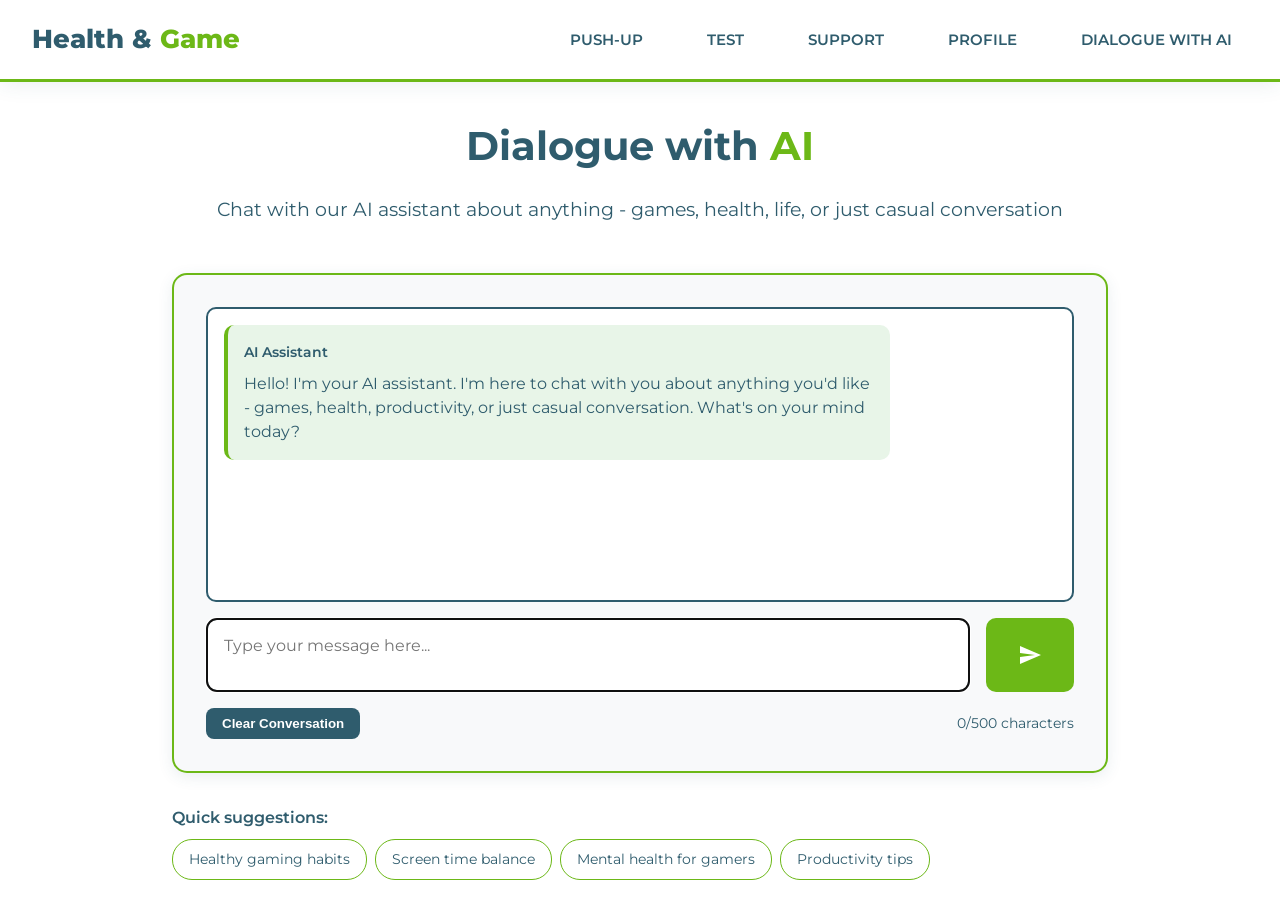
<file: HTML/DialogwithAI.html>
<!DOCTYPE html>
<html lang="en">
<head>
    <meta charset="UTF-8">
    <meta name="viewport" content="width=device-width, initial-scale=1.0">
    <title>Dialogue with AI - Health & Game</title>
    <link href="https://fonts.googleapis.com/css2?family=Montserrat:wght@400;500;600;700;800&display=swap" rel="stylesheet">
    <style>
        * {
            margin: 0;
            padding: 0;
            box-sizing: border-box;
        }

        body {
            font-family: 'Montserrat', sans-serif;
            background: #ffffff;
            color: #2F5C6D;
            line-height: 1.6;
        }

        /* Header */
        header {
            background-color: #ffffff;
            padding: 1.2rem 2rem;
            display: flex;
            justify-content: space-between;
            align-items: center;
            box-shadow: 0 2px 20px rgba(47, 92, 109, 0.1);
            border-bottom: 3px solid #6CB817;
        }

        .logo {
            color: #2F5C6D;
            font-size: 1.6rem;
            font-weight: 800;
        }

        .logo span {
            color: #6CB817;
        }

        nav {
            display: flex;
            gap: 2rem;
        }

        nav a {
            color: #2F5C6D;
            text-decoration: none;
            font-size: 0.95rem;
            font-weight: 600;
            transition: all 0.3s;
            padding: 0.5rem 1rem;
            border-radius: 6px;
        }

        nav a:hover {
            color: #6CB817;
            background: rgba(108, 184, 23, 0.1);
        }

        /* Main Content */
        .container {
            max-width: 1000px;
            margin: 0 auto;
            padding: 2rem;
        }

        .main-title {
            color: #2F5C6D;
            text-align: center;
            margin-bottom: 1rem;
            font-size: 2.5rem;
        }

        .main-title span {
            color: #6CB817;
        }

        .subtitle {
            text-align: center;
            color: #2F5C6D;
            margin-bottom: 3rem;
            font-size: 1.2rem;
        }

        /* Chat Container */
        .chat-container {
            background: #f8f9fa;
            border: 2px solid #6CB817;
            border-radius: 15px;
            padding: 2rem;
            margin-bottom: 2rem;
            box-shadow: 0 4px 15px rgba(47, 92, 109, 0.1);
            height: 500px;
            display: flex;
            flex-direction: column;
        }

        .messages-area {
            flex: 1;
            overflow-y: auto;
            border: 2px solid #2F5C6D;
            border-radius: 10px;
            padding: 1rem;
            margin-bottom: 1rem;
            background: white;
        }

        .message {
            margin-bottom: 1rem;
            padding: 1rem;
            border-radius: 10px;
            max-width: 80%;
        }

        .ai-message {
            background: #e8f5e8;
            border-left: 4px solid #6CB817;
            margin-right: auto;
        }

        .user-message {
            background: #e3f2fd;
            border-left: 4px solid #2F5C6D;
            margin-left: auto;
        }

        .message-sender {
            font-weight: 600;
            margin-bottom: 0.5rem;
            color: #2F5C6D;
            font-size: 0.9rem;
        }

        .message-content {
            line-height: 1.5;
        }

        /* Input Area */
        .input-area {
            display: flex;
            gap: 1rem;
        }

        #user-input {
            flex: 1;
            padding: 1rem;
            border: 2px solid #2F5C6D;
            border-radius: 10px;
            font-family: 'Montserrat', sans-serif;
            font-size: 1rem;
            resize: none;
            min-height: 60px;
        }

        #send-btn {
            background: #6CB817;
            color: white;
            border: none;
            padding: 0 2rem;
            border-radius: 10px;
            cursor: pointer;
            font-weight: 600;
            transition: all 0.3s;
            display: flex;
            align-items: center;
            justify-content: center;
        }

        #send-btn:hover {
            background: #5aa314;
            transform: translateY(-2px);
        }

        #send-btn:disabled {
            background: #cccccc;
            cursor: not-allowed;
            transform: none;
        }

        /* Controls */
        .controls {
            display: flex;
            justify-content: space-between;
            align-items: center;
            margin-top: 1rem;
        }

        #clear-btn {
            background: #2F5C6D;
            color: white;
            border: none;
            padding: 0.5rem 1rem;
            border-radius: 8px;
            cursor: pointer;
            font-weight: 600;
            transition: all 0.3s;
        }

        #clear-btn:hover {
            background: #264a5a;
        }

        .character-count {
            color: #2F5C6D;
            font-size: 0.9rem;
        }

        /* Loading */
        .loading {
            text-align: center;
            color: #2F5C6D;
            font-style: italic;
            display: none;
        }

        .typing-indicator {
            display: inline-block;
            margin-left: 0.5rem;
        }

        .typing-dot {
            display: inline-block;
            width: 8px;
            height: 8px;
            border-radius: 50%;
            background: #6CB817;
            margin: 0 2px;
            animation: typing 1.4s infinite;
        }

        .typing-dot:nth-child(2) {
            animation-delay: 0.2s;
        }

        .typing-dot:nth-child(3) {
            animation-delay: 0.4s;
        }

        @keyframes typing {
            0%, 60%, 100% { transform: translateY(0); }
            30% { transform: translateY(-10px); }
        }

        /* Suggestions */
        .suggestions {
            margin-top: 1rem;
        }

        .suggestions-title {
            color: #2F5C6D;
            margin-bottom: 0.5rem;
            font-weight: 600;
        }

        .suggestion-chips {
            display: flex;
            flex-wrap: wrap;
            gap: 0.5rem;
        }

        .suggestion-chip {
            background: white;
            border: 1px solid #6CB817;
            color: #2F5C6D;
            padding: 0.5rem 1rem;
            border-radius: 20px;
            cursor: pointer;
            font-size: 0.9rem;
            transition: all 0.3s;
        }

        .suggestion-chip:hover {
            background: #6CB817;
            color: white;
        }

        /* Mobile Adaptation */
        @media (max-width: 768px) {
            header {
                padding: 1rem;
                flex-direction: column;
                gap: 1rem;
            }

            nav {
                gap: 0.5rem;
                flex-wrap: wrap;
                justify-content: center;
            }

            nav a {
                font-size: 0.8rem;
                padding: 0.4rem 0.8rem;
            }

            .container {
                padding: 1rem;
            }

            .main-title {
                font-size: 2rem;
            }

            .chat-container {
                height: 400px;
                padding: 1rem;
            }

            .input-area {
                flex-direction: column;
            }

            #send-btn {
                padding: 1rem;
            }

            .message {
                max-width: 90%;
            }

            .suggestion-chips {
                justify-content: center;
            }
        }
    </style>
</head>
<body>
    <header>
        <div class="logo" onclick="window.location.href=(`/index.html`)">Health & <span>Game</span></div>
        <nav>
            <a href="/HTML/Push-Up.html">PUSH-UP</a>
            <a href="/HTML/TEST.html">TEST</a>
            <a href="/HTML/Support.html">SUPPORT</a>
            <a href="#">PROFILE</a>
            <a href="/HTML/DIALOGUE-WITH-AI.html">DIALOGUE WITH AI</a>
        </nav>
    </header>

    <div class="container">
        <h1 class="main-title">Dialogue with <span>AI</span></h1>
        <p class="subtitle">Chat with our AI assistant about anything - games, health, life, or just casual conversation</p>

        <div class="chat-container">
            <div class="messages-area" id="messages-area">
                <div class="message ai-message">
                    <div class="message-sender">AI Assistant</div>
                    <div class="message-content">Hello! I'm your AI assistant. I'm here to chat with you about anything you'd like - games, health, productivity, or just casual conversation. What's on your mind today?</div>
                </div>
            </div>

            <div class="input-area">
                <textarea id="user-input" placeholder="Type your message here..."></textarea>
                <button id="send-btn">
                    <svg width="24" height="24" viewBox="0 0 24 24" fill="none" xmlns="http://www.w3.org/2000/svg">
                        <path d="M2 21L23 12L2 3V10L17 12L2 14V21Z" fill="currentColor"/>
                    </svg>
                </button>
            </div>

            <div class="controls">
                <button id="clear-btn">Clear Conversation</button>
                <div class="character-count">
                    <span id="char-count">0</span>/500 characters
                </div>
            </div>
        </div>

        <div class="loading" id="loading">
            AI is thinking<span class="typing-indicator">
                <span class="typing-dot"></span>
                <span class="typing-dot"></span>
                <span class="typing-dot"></span>
            </span>
        </div>

        <div class="suggestions">
            <div class="suggestions-title">Quick suggestions:</div>
            <div class="suggestion-chips">
                <div class="suggestion-chip" data-suggestion="Tell me about healthy gaming habits">Healthy gaming habits</div>
                <div class="suggestion-chip" data-suggestion="How to balance screen time and exercise">Screen time balance</div>
                <div class="suggestion-chip" data-suggestion="What are some good mental health practices for gamers">Mental health for gamers</div>
                <div class="suggestion-chip" data-suggestion="Suggest some productivity tips">Productivity tips</div>
            </div>
        </div>
    </div>

    <script>
        // DOM elements
        const messagesArea = document.getElementById('messages-area');
        const userInput = document.getElementById('user-input');
        const sendBtn = document.getElementById('send-btn');
        const clearBtn = document.getElementById('clear-btn');
        const loading = document.getElementById('loading');
        const charCount = document.getElementById('char-count');

        // Conversation memory (only for current session)
        let conversationContext = [];

        // Character counter
        userInput.addEventListener('input', () => {
            const count = userInput.value.length;
            charCount.textContent = count;
            
            // Change color if approaching limit
            if (count > 450) {
                charCount.style.color = '#e74c3c';
            } else if (count > 400) {
                charCount.style.color = '#f39c12';
            } else {
                charCount.style.color = '#2F5C6D';
            }
        });

        // Add message to chat
        function addMessage(sender, content) {
            const messageDiv = document.createElement('div');
            messageDiv.className = `message ${sender === 'AI' ? 'ai-message' : 'user-message'}`;
            
            messageDiv.innerHTML = `
                <div class="message-sender">${sender === 'AI' ? 'AI Assistant' : 'You'}</div>
                <div class="message-content">${content}</div>
            `;
            
            messagesArea.appendChild(messageDiv);
            messagesArea.scrollTop = messagesArea.scrollHeight;
            
            // Add to conversation context (keep last 10 messages for context)
            conversationContext.push({ sender, content });
            if (conversationContext.length > 10) {
                conversationContext = conversationContext.slice(-10);
            }
        }

        // Generate AI response
        function generateAIResponse(userMessage) {
            const lowerMessage = userMessage.toLowerCase();
            
            // Contextual responses based on conversation
            const lastAIMessage = conversationContext
                .filter(msg => msg.sender === 'AI')
                .slice(-1)[0]?.content || '';
            
            // Response templates for different contexts
            const responseTemplates = {
                greeting: [
                    "Hello! How can I assist you today?",
                    "Hi there! What would you like to chat about?",
                    "Greetings! I'm here to help with anything you'd like to discuss."
                ],
                gaming: [
                    "When it comes to gaming, balance is key. Regular breaks every hour can help prevent eye strain and fatigue.",
                    "Gaming can be a great way to relax, but it's important to also engage in physical activity and social connections.",
                    "Many gamers find success with the 20-20-20 rule: every 20 minutes, look at something 20 feet away for 20 seconds."
                ],
                health: [
                    "Maintaining good health while gaming involves proper posture, regular movement, and staying hydrated.",
                    "Physical health and mental well-being go hand in hand. Even short exercise breaks can make a big difference.",
                    "Remember that both your body and mind need care. Balanced nutrition, exercise, and sleep are all important."
                ],
                productivity: [
                    "Productivity often comes from focused work sessions followed by proper breaks. The Pomodoro technique works well for many people.",
                    "Setting clear goals and eliminating distractions can significantly boost your productivity.",
                    "Remember that productivity isn't about working all the time - it's about working effectively during focused periods."
                ],
                motivation: [
                    "Motivation often follows action rather than precedes it. Sometimes starting small is the key.",
                    "Break big goals into smaller, manageable tasks. Each small victory builds momentum.",
                    "Remember why you started. Reconnecting with your purpose can reignite motivation."
                ],
                general: [
                    "That's interesting. Tell me more about that.",
                    "I understand. How does that make you feel?",
                    "Thanks for sharing. What are your thoughts on this?",
                    "That's a great point. Could you elaborate?",
                    "I see what you mean. What would you like to explore about this topic?"
                ]
            };

            // Determine response category
            let category = 'general';
            
            if (lowerMessage.includes('hello') || lowerMessage.includes('hi ') || lowerMessage.includes('hey')) {
                category = 'greeting';
            } else if (lowerMessage.includes('game') || lowerMessage.includes('play') || lowerMessage.includes('gaming')) {
                category = 'gaming';
            } else if (lowerMessage.includes('health') || lowerMessage.includes('exercise') || lowerMessage.includes('fit') || lowerMessage.includes('diet')) {
                category = 'health';
            } else if (lowerMessage.includes('productiv') || lowerMessage.includes('work') || lowerMessage.includes('focus') || lowerMessage.includes('study')) {
                category = 'productivity';
            } else if (lowerMessage.includes('motivat') || lowerMessage.includes('inspire') || lowerMessage.includes('goal')) {
                category = 'motivation';
            }

            // Special responses for common questions
            if (lowerMessage.includes('how are you') || lowerMessage.includes("how're you")) {
                return "I'm functioning well, thank you for asking! I'm here and ready to help you with whatever you need. How are you doing today?";
            }
            
            if (lowerMessage.includes('thank')) {
                return "You're welcome! I'm glad I could help. Is there anything else you'd like to know or discuss?";
            }
            
            if (lowerMessage.includes('what can you do') || lowerMessage.includes('help me')) {
                return "I can help you with various topics including gaming habits, health and wellness, productivity tips, motivation, and general conversation. What would you like to explore?";
            }

            // Get random response from appropriate category
            const responses = responseTemplates[category];
            return responses[Math.floor(Math.random() * responses.length)];
        }

        // Handle send message
        function sendMessage() {
            const message = userInput.value.trim();
            if (!message) return;
            
            // Add user message
            addMessage('user', message);
            
            // Clear input
            userInput.value = '';
            charCount.textContent = '0';
            
            // Show loading
            loading.style.display = 'block';
            sendBtn.disabled = true;
            
            // Simulate AI thinking (1-2 seconds)
            setTimeout(() => {
                // Generate and add AI response
                const aiResponse = generateAIResponse(message);
                addMessage('AI', aiResponse);
                
                // Hide loading
                loading.style.display = 'none';
                sendBtn.disabled = false;
                
                // Focus back on input
                userInput.focus();
            }, 1000 + Math.random() * 1000);
        }

        // Clear conversation
        function clearConversation() {
            messagesArea.innerHTML = `
                <div class="message ai-message">
                    <div class="message-sender">AI Assistant</div>
                    <div class="message-content">Hello! I'm your AI assistant. I'm here to chat with you about anything you'd like - games, health, productivity, or just casual conversation. What's on your mind today?</div>
                </div>
            `;
            conversationContext = [];
        }

        // Event listeners
        sendBtn.addEventListener('click', sendMessage);
        
        userInput.addEventListener('keypress', (e) => {
            if (e.key === 'Enter' && !e.shiftKey) {
                e.preventDefault();
                sendMessage();
            }
        });
        
        clearBtn.addEventListener('click', clearConversation);
        
        // Suggestion chips
        document.querySelectorAll('.suggestion-chip').forEach(chip => {
            chip.addEventListener('click', () => {
                userInput.value = chip.getAttribute('data-suggestion');
                charCount.textContent = userInput.value.length;
                userInput.focus();
            });
        });

        // Auto-focus on input
        userInput.focus();
    </script>
</body>
</html>
</file>
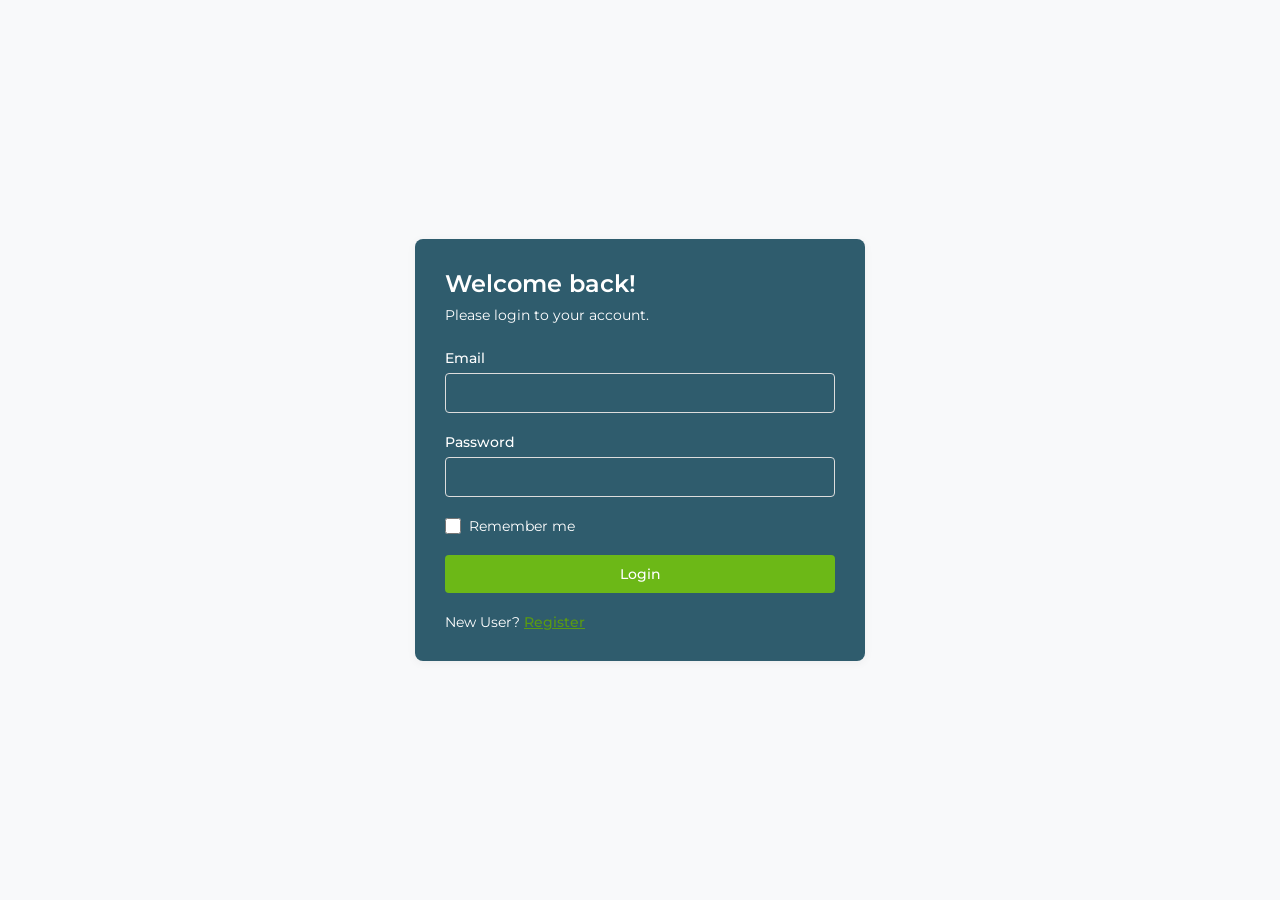
<file: HTML/Login.html>
<!DOCTYPE html>
<html lang="ru">
<head>
    <meta charset="UTF-8">
    <meta name="viewport" content="width=device-width, initial-scale=1.0">
    <title>Логин и Регистрация</title>
    <link href="https://fonts.googleapis.com/css2?family=Montserrat:wght@400;500;600&display=swap" rel="stylesheet">
    <link rel="stylesheet" href="/CSS/style.css">
</head>
<body>
    <div class="container">
        <div class="card">
            <h2>Welcome back!</h2>
            <p class="subtitle">Please login to your account.</p>
            
            <form>
                <div class="form-group">
                    <label for="login-email">Email</label>
                    <input type="email" id="login-email">
                </div>
                
                <div class="form-group">
                    <label for="login-password">Password</label>
                    <input type="password" id="login-password">
                </div>
                
                <div class="remember">
                    <input type="checkbox" id="login-remember">
                    <label for="login-remember">Remember me</label>
                </div>
                
                <button type="submit" class="login-btn">Login</button>
            </form>
            <div class="link-div">
                <p class="link">New User? <a href="/HTML/Register.html">Register</a></p>
            </div>
        </div>    
    </div>
</body>
</html>
</file>
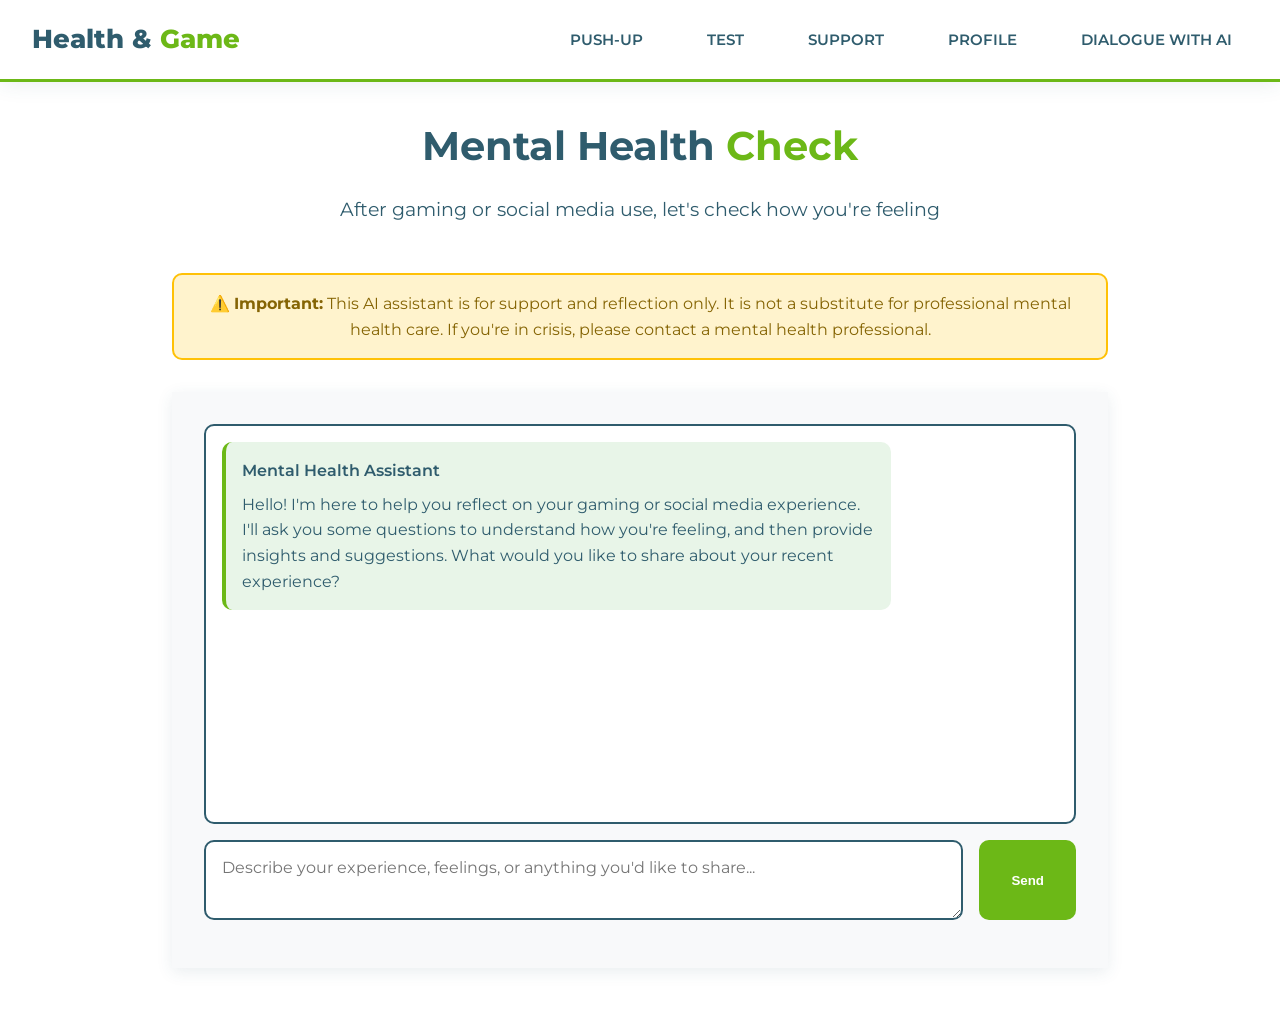
<file: HTML/Psixo.html>
<!DOCTYPE html>
<html lang="en">
<head>
    <meta charset="UTF-8">
    <meta name="viewport" content="width=device-width, initial-scale=1.0">
    <title>Mental Health Check - Health & Game</title>
    <link href="https://fonts.googleapis.com/css2?family=Montserrat:wght@400;500;600;700;800&display=swap" rel="stylesheet">
    <style>
        * {
            margin: 0;
            padding: 0;
            box-sizing: border-box;
        }

        body {
            font-family: 'Montserrat', sans-serif;
            background: #ffffff;
            color: #2F5C6D;
            line-height: 1.6;
        }

        header {
            background-color: #ffffff;
            padding: 1.2rem 2rem;
            display: flex;
            justify-content: space-between;
            align-items: center;
            box-shadow: 0 2px 20px rgba(47, 92, 109, 0.1);
            border-bottom: 3px solid #6CB817;
        }

        .logo {
            color: #2F5C6D;
            font-size: 1.6rem;
            font-weight: 800;
        }

        .logo span {
            color: #6CB817;
        }

        nav {
            display: flex;
            gap: 2rem;
        }

        nav a {
            color: #2F5C6D;
            text-decoration: none;
            font-size: 0.95rem;
            font-weight: 600;
            transition: all 0.3s;
            padding: 0.5rem 1rem;
            border-radius: 6px;
        }

        nav a:hover {
            color: #6CB817;
            background: rgba(108, 184, 23, 0.1);
        }

        .container {
            max-width: 1000px;
            margin: 0 auto;
            padding: 2rem;
        }

        .main-title {
            color: #2F5C6D;
            text-align: center;
            margin-bottom: 1rem;
            font-size: 2.5rem;
        }

        .main-title span {
            color: #6CB817;
        }

        .subtitle {
            text-align: center;
            color: #2F5C6D;
            margin-bottom: 3rem;
            font-size: 1.2rem;
        }

        .warning-banner {
            background: #fff3cd;
            border: 2px solid #ffc107;
            border-radius: 10px;
            padding: 1rem;
            margin-bottom: 2rem;
            text-align: center;
            color: #856404;
        }

        .assessment-container {
            background: #f8f9fa;
            border: none;
            padding: 2rem;
            margin-bottom: 2rem;
            box-shadow: 0 4px 15px rgba(47, 92, 109, 0.1);
        }

        .chat-container {
            height: 400px;
            overflow-y: auto;
            border: 2px solid #2F5C6D;
            border-radius: 10px;
            padding: 1rem;
            margin-bottom: 1rem;
            background: white;
        }

        .message {
            margin-bottom: 1rem;
            padding: 1rem;
            border-radius: 10px;
            max-width: 80%;
        }

        .ai-message {
            background: #e8f5e8;
            border-left: 4px solid #6CB817;
            margin-right: auto;
        }

        .user-message {
            background: #e3f2fd;
            border-left: 4px solid #2F5C6D;
            margin-left: auto;
        }

        .message-sender {
            font-weight: 600;
            margin-bottom: 0.5rem;
            color: #2F5C6D;
        }

        .input-area {
            display: flex;
            gap: 1rem;
            margin-bottom: 1rem;
        }

        #user-input {
            flex: 1;
            padding: 1rem;
            border: 2px solid #2F5C6D;
            border-radius: 10px;
            font-family: 'Montserrat', sans-serif;
            font-size: 1rem;
            resize: vertical;
            min-height: 80px;
        }

        #send-btn {
            background: #6CB817;
            color: white;
            border: none;
            padding: 1rem 2rem;
            border-radius: 10px;
            cursor: pointer;
            font-weight: 600;
            transition: all 0.3s;
        }

        #send-btn:hover {
            background: #5aa314;
            transform: translateY(-2px);
        }

        #send-btn:disabled {
            background: #cccccc;
            cursor: not-allowed;
            transform: none;
        }

        .results-section {
            background: #f8f9fa;
            border: 2px solid #6CB817;
            border-radius: 15px;
            padding: 2rem;
            display: none;
        }

        .results-section h3 {
            color: #2F5C6D;
            margin-bottom: 1.5rem;
            text-align: center;
        }

        .result-category {
            background: white;
            padding: 1.5rem;
            border-radius: 10px;
            margin-bottom: 1rem;
            border-left: 4px solid #2F5C6D;
        }

        .result-category h4 {
            color: #6CB817;
            margin-bottom: 0.5rem;
        }

        .diagnosis {
            background: linear-gradient(135deg, #6CB817, #2F5C6D);
            color: white;
            padding: 1.5rem;
            border-radius: 10px;
            text-align: center;
            margin-top: 1rem;
        }

        .loading {
            text-align: center;
            color: #2F5C6D;
            font-style: italic;
        }

        .typing-indicator {
            display: inline-block;
            margin-left: 0.5rem;
        }

        .typing-dot {
            display: inline-block;
            width: 8px;
            height: 8px;
            border-radius: 50%;
            background: #6CB817;
            margin: 0 2px;
            animation: typing 1.4s infinite;
        }

        .typing-dot:nth-child(2) {
            animation-delay: 0.2s;
        }

        .typing-dot:nth-child(3) {
            animation-delay: 0.4s;
        }

        @keyframes typing {
            0%, 60%, 100% { transform: translateY(0); }
            30% { transform: translateY(-10px); }
        }

        @media (max-width: 768px) {
            header {
                padding: 1rem;
                flex-direction: column;
                gap: 1rem;
            }

            nav {
                gap: 0.5rem;
                flex-wrap: wrap;
                justify-content: center;
            }

            nav a {
                font-size: 0.8rem;
                padding: 0.4rem 0.8rem;
            }

            .container {
                padding: 1rem;
            }

            .main-title {
                font-size: 2rem;
            }

            .input-area {
                flex-direction: column;
            }

            .message {
                max-width: 95%;
            }

            .chat-container {
                height: 300px;
            }
        }
    </style>
</head>
<body>
    <header>
        <div class="logo" onclick="window.location.href=(`/index.html`)" >Health & <span>Game</span></div>
        <nav>
            <a href="/HTML/Push-Up.html">PUSH-UP</a>
            <a href="/HTML/TEST.html">TEST</a>
            <a href="/HTML/Support.html">SUPPORT</a>
            <a href="#">PROFILE</a>
            <a href="/HTML/DialogwithAI.html">DIALOGUE WITH AI</a>
        </nav>
    </header>

    <div class="container">
        <h1 class="main-title">Mental Health <span>Check</span></h1>
        <p class="subtitle">After gaming or social media use, let's check how you're feeling</p>

        <div class="warning-banner">
            ⚠️ <strong>Important:</strong> This AI assistant is for support and reflection only. 
            It is not a substitute for professional mental health care. 
            If you're in crisis, please contact a mental health professional.
        </div>

        <div class="assessment-container">
            <div class="chat-container" id="chat-container">
                <div class="message ai-message">
                    <div class="message-sender">Mental Health Assistant</div>
                    <div>Hello! I'm here to help you reflect on your gaming or social media experience. I'll ask you some questions to understand how you're feeling, and then provide insights and suggestions. What would you like to share about your recent experience?</div>
                </div>
            </div>

            <div class="input-area">
                <textarea id="user-input" placeholder="Describe your experience, feelings, or anything you'd like to share..."></textarea>
                <button id="send-btn">Send</button>
            </div>

            <div class="loading" id="loading" style="display: none;">
                Thinking about your response<span class="typing-indicator">
                    <span class="typing-dot"></span>
                    <span class="typing-dot"></span>
                    <span class="typing-dot"></span>
                </span>
            </div>
        </div>

        <div class="results-section" id="results-section">
            <h3>Your Mental Health Assessment</h3>
            
            <div class="result-category">
                <h4>📊 Current State Analysis</h4>
                <div id="state-analysis">Loading analysis...</div>
            </div>
            
            <div class="result-category">
                <h4>💡 Recommendations</h4>
                <div id="recommendations">Loading recommendations...</div>
            </div>
            
            <div class="result-category">
                <h4>🛠️ Coping Strategies</h4>
                <div id="coping-strategies">Loading strategies...</div>
            </div>
            
            <div class="diagnosis">
                <h4>🎯 Assessment Summary</h4>
                <div id="diagnosis-summary">Loading diagnosis...</div>
            </div>
        </div>
    </div>

    <script>
        // Conversation state
        let conversationHistory = JSON.parse(localStorage.getItem('mentalHealthConversation')) || [];
        let assessmentCompleted = localStorage.getItem('assessmentCompleted') === 'true';
        let conversationStage = parseInt(localStorage.getItem('conversationStage')) || 0;
        let userProfile = JSON.parse(localStorage.getItem('userMentalHealthProfile')) || {
            gamingHabits: '',
            socialMediaUse: '',
            emotionalState: '',
            copingMechanisms: '',
            sleepPatterns: '',
            stressLevel: 0
        };

        // DOM elements
        const chatContainer = document.getElementById('chat-container');
        const userInput = document.getElementById('user-input');
        const sendBtn = document.getElementById('send-btn');
        const loading = document.getElementById('loading');
        const resultsSection = document.getElementById('results-section');

        // Intelligent response system
        const responseSystem = {
            // Initial greeting and questions
            stages: [
                {
                    question: "Hello! I'm here to help you reflect on your gaming or social media experience. What would you like to share about your recent experience?",
                    keywords: [],
                    type: "opening"
                },
                {
                    question: "How has this experience affected your mood and energy levels today?",
                    keywords: ['game', 'play', 'social media', 'instagram', 'facebook', 'tiktok', 'online'],
                    type: "impact"
                },
                {
                    question: "What thoughts or emotions came up for you during this time?",
                    keywords: ['feel', 'emotion', 'thought', 'mind', 'thinking'],
                    type: "emotions"
                },
                {
                    question: "How long were you engaged in this activity, and did you notice any changes in how you felt over time?",
                    keywords: ['time', 'hour', 'minute', 'long', 'while', 'duration'],
                    type: "duration"
                },
                {
                    question: "What do you usually do to unwind or cope after such experiences?",
                    keywords: ['cope', 'deal', 'handle', 'manage', 'unwind', 'relax'],
                    type: "coping"
                },
                {
                    question: "Thank you for sharing. I now have enough information to provide you with a personalized assessment.",
                    keywords: ['assessment', 'analyze', 'summary'],
                    type: "conclusion"
                }
            ],

            // Response templates based on detected emotions
            emotionalResponses: {
                frustration: [
                    "I understand that can be really frustrating. Gaming and social media can sometimes bring up these feelings.",
                    "That sounds challenging. Frustration is a common emotion when things don't go as expected online.",
                    "I hear the frustration in your message. Let's explore what specifically triggered these feelings."
                ],
                anxiety: [
                    "I sense some anxiety in what you're describing. That's completely understandable in these situations.",
                    "Anxiety can be really tough to manage, especially after intense online experiences.",
                    "Thank you for sharing that. Anxiety is a common response to digital overstimulation."
                ],
                sadness: [
                    "I'm sorry you're feeling this way. It takes courage to share these feelings.",
                    "That sounds really difficult. Sadness after online activities is more common than people think.",
                    "I hear the sadness in your message. Let's work through this together."
                ],
                exhaustion: [
                    "It sounds like this left you feeling drained. Mental exhaustion is real after extended screen time.",
                    "I understand that tired feeling. Digital activities can be surprisingly taxing.",
                    "That sounds exhausting. Our minds need recovery time after intense focus."
                ],
                excitement: [
                    "It's great that you found this exciting! Positive experiences are important too.",
                    "That sounds really engaging! It's wonderful when digital activities bring joy.",
                    "I'm glad this was a positive experience for you. Balance is key."
                ],
                neutral: [
                    "Thank you for sharing that with me.",
                    "I appreciate you taking the time to reflect on this.",
                    "That's helpful context for understanding your experience."
                ]
            },

            // Follow-up questions based on context
            followUps: {
                gaming: [
                    "What aspect of the game affected you the most?",
                    "Did you play competitively or just for fun?",
                    "How do you usually feel after gaming sessions?",
                    "What makes you return to gaming when you're feeling this way?"
                ],
                social: [
                    "What type of content were you mostly engaging with?",
                    "Do you find yourself comparing your life to others online?",
                    "How does social media typically make you feel about yourself?",
                    "What do you hope to get from your social media use?"
                ],
                general: [
                    "How is this affecting your daily routine?",
                    "What support systems do you have when feeling this way?",
                    "How long have you been noticing these patterns?",
                    "What would you like to change about this situation?"
                ]
            }
        };

        // Initialize conversation from localStorage
        function initializeConversation() {
            if (conversationHistory.length > 0) {
                conversationHistory.forEach(msg => {
                    addMessageToChat(msg.sender, msg.text);
                });
                // Set the conversation stage based on history
                conversationStage = Math.min(conversationHistory.length / 2, responseSystem.stages.length - 1);
            }

            if (assessmentCompleted) {
                showResults();
                // Load the latest assessment if available
                const latestAssessment = JSON.parse(localStorage.getItem('latestAssessment'));
                if (latestAssessment) {
                    document.getElementById('state-analysis').textContent = latestAssessment.analysis.state_analysis;
                    document.getElementById('recommendations').textContent = latestAssessment.analysis.recommendations;
                    document.getElementById('coping-strategies').textContent = latestAssessment.analysis.coping_strategies;
                    document.getElementById('diagnosis-summary').textContent = latestAssessment.analysis.diagnosis_summary;
                }
            }
        }

        // Add message to chat
        function addMessageToChat(sender, text) {
            const messageDiv = document.createElement('div');
            messageDiv.className = `message ${sender === 'AI' ? 'ai-message' : 'user-message'}`;
            
            messageDiv.innerHTML = `
                <div class="message-sender">${sender === 'AI' ? 'Mental Health Assistant' : 'You'}</div>
                <div>${text}</div>
            `;
            
            chatContainer.appendChild(messageDiv);
            chatContainer.scrollTop = chatContainer.scrollHeight;
        }

        // Save conversation to localStorage
        function saveConversation() {
            localStorage.setItem('mentalHealthConversation', JSON.stringify(conversationHistory));
            localStorage.setItem('conversationStage', conversationStage.toString());
        }

        // Analyze user message and generate intelligent response
        function getAIResponse(userMessage) {
            const lowerMessage = userMessage.toLowerCase();
            
            // Update user profile based on message content
            updateUserProfile(userMessage);
            
            // Detect primary emotion in the message
            const emotion = detectEmotion(lowerMessage);
            
            // Detect context (gaming, social media, general)
            const context = detectContext(lowerMessage);
            
            // Get appropriate emotional response
            const emotionalResponse = getEmotionalResponse(emotion);
            
            // Check if we should progress to next stage
            const shouldProgress = checkConversationProgress(lowerMessage);
            
            if (shouldProgress && conversationStage < responseSystem.stages.length - 1) {
                conversationStage++;
                localStorage.setItem('conversationStage', conversationStage.toString());
            }
            
            // If we're at the conclusion stage, trigger assessment
            if (conversationStage >= responseSystem.stages.length - 1) {
                return "Thank you for sharing all of this with me. I now have enough information to provide you with a personalized assessment. Let me analyze what we've discussed...";
            }
            
            // Build the response
            let response = emotionalResponse + " ";
            
            // Add the next question based on current stage
            response += responseSystem.stages[conversationStage].question;
            
            // Occasionally add a follow-up question for richness
            if (Math.random() > 0.7) {
                const followUps = responseSystem.followUps[context];
                if (followUps && followUps.length > 0) {
                    response += " " + followUps[Math.floor(Math.random() * followUps.length)];
                }
            }
            
            return response;
        }

        // Detect emotion from user message
        function detectEmotion(message) {
            if (message.includes('angry') || message.includes('frustrat') || message.includes('annoy') || message.includes('mad')) {
                return 'frustration';
            } else if (message.includes('anxious') || message.includes('nervous') || message.includes('worri') || message.includes('stress')) {
                return 'anxiety';
            } else if (message.includes('sad') || message.includes('depress') || message.includes('down') || message.includes('hopeless')) {
                return 'sadness';
            } else if (message.includes('tired') || message.includes('exhaust') || message.includes('drain') || message.includes('fatigue')) {
                return 'exhaustion';
            } else if (message.includes('excit') || message.includes('happy') || message.includes('joy') || message.includes('good')) {
                return 'excitement';
            } else {
                return 'neutral';
            }
        }

        // Detect context from user message
        function detectContext(message) {
            if (message.includes('game') || message.includes('play') || message.includes('gaming') || message.includes('player')) {
                return 'gaming';
            } else if (message.includes('social media') || message.includes('instagram') || message.includes('facebook') || message.includes('tiktok') || message.includes('twitter')) {
                return 'social';
            } else {
                return 'general';
            }
        }

        // Get emotional response based on detected emotion
        function getEmotionalResponse(emotion) {
            const responses = responseSystem.emotionalResponses[emotion];
            return responses[Math.floor(Math.random() * responses.length)];
        }

        // Check if conversation should progress to next stage
        function checkConversationProgress(message) {
            // Progress if user's message is substantial and relevant
            const wordCount = message.split(' ').length;
            const hasRelevantKeywords = responseSystem.stages[conversationStage].keywords.some(keyword => 
                message.includes(keyword)
            );
            
            return wordCount > 5 || hasRelevantKeywords || Math.random() > 0.8;
        }

        // Update user profile based on conversation
        function updateUserProfile(message) {
            const lowerMessage = message.toLowerCase();
            
            if (lowerMessage.includes('game') || lowerMessage.includes('play')) {
                userProfile.gamingHabits = extractKeyInfo(message);
            }
            
            if (lowerMessage.includes('social media') || lowerMessage.includes('instagram') || lowerMessage.includes('facebook')) {
                userProfile.socialMediaUse = extractKeyInfo(message);
            }
            
            if (lowerMessage.includes('feel') || lowerMessage.includes('emotion')) {
                userProfile.emotionalState = extractKeyInfo(message);
            }
            
            if (lowerMessage.includes('cope') || lowerMessage.includes('deal') || lowerMessage.includes('handle')) {
                userProfile.copingMechanisms = extractKeyInfo(message);
            }
            
            if (lowerMessage.includes('sleep') || lowerMessage.includes('tired') || lowerMessage.includes('energy')) {
                userProfile.sleepPatterns = extractKeyInfo(message);
            }
            
            // Estimate stress level based on keywords
            userProfile.stressLevel = estimateStressLevel(message);
            
            localStorage.setItem('userMentalHealthProfile', JSON.stringify(userProfile));
        }

        // Extract key information from message
        function extractKeyInfo(message) {
            // Simple extraction - in a real system, this would be more sophisticated
            return message.substring(0, 100) + "...";
        }

        // Estimate stress level from message
        function estimateStressLevel(message) {
            let stressScore = 5; // Default neutral
            
            const stressWords = ['stress', 'overwhelm', 'anxious', 'panic', 'pressure', 'burnout'];
            const calmWords = ['relax', 'calm', 'peace', 'balance', 'good', 'happy'];
            
            stressWords.forEach(word => {
                if (message.includes(word)) stressScore += 2;
            });
            
            calmWords.forEach(word => {
                if (message.includes(word)) stressScore -= 1;
            });
            
            return Math.max(1, Math.min(10, stressScore));
        }

        // Generate comprehensive assessment
        function generateAssessment() {
            const analysis = analyzeConversation();
            
            document.getElementById('state-analysis').textContent = analysis.state_analysis;
            document.getElementById('recommendations').textContent = analysis.recommendations;
            document.getElementById('coping-strategies').textContent = analysis.coping_strategies;
            document.getElementById('diagnosis-summary').textContent = analysis.diagnosis_summary;
            
            // Save assessment to localStorage
            const assessmentRecord = {
                date: new Date().toISOString(),
                analysis: analysis,
                conversation: conversationHistory,
                userProfile: userProfile
            };
            localStorage.setItem('latestAssessment', JSON.stringify(assessmentRecord));
            localStorage.setItem('assessmentCompleted', 'true');
            
            showResults();
        }

        // Analyze the entire conversation
        function analyzeConversation() {
            const userText = conversationHistory
                .filter(msg => msg.sender === 'user')
                .map(msg => msg.text)
                .join(' ')
                .toLowerCase();
            
            const stressLevel = userProfile.stressLevel;
            const primaryEmotion = detectEmotion(userText);
            const context = detectContext(userText);
            
            // Generate personalized analysis based on collected data
            return {
                state_analysis: generateStateAnalysis(primaryEmotion, stressLevel, context),
                recommendations: generateRecommendations(primaryEmotion, stressLevel, context),
                coping_strategies: generateCopingStrategies(primaryEmotion, stressLevel),
                diagnosis_summary: generateDiagnosis(primaryEmotion, stressLevel, context)
            };
        }

        // Generate state analysis
        function generateStateAnalysis(emotion, stressLevel, context) {
            const baseAnalysis = {
                frustration: `Based on our conversation, you're experiencing frustration related to your ${context} activities. This is common when expectations don't match reality in digital environments.`,
                anxiety: `You seem to be dealing with anxiety connected to your ${context} usage. Digital spaces can sometimes trigger anxious thoughts and feelings.`,
                sadness: `I'm noticing signs of sadness in relation to your ${context} experiences. Emotional responses to online content are completely valid.`,
                exhaustion: `You appear to be experiencing mental exhaustion from your ${context} engagement. Our minds need recovery time after screen exposure.`,
                excitement: `It's great that you're finding excitement in your ${context} activities! Positive digital experiences can be beneficial in moderation.`,
                neutral: `Based on our discussion, you seem to have a balanced perspective on your ${context} usage.`
            };
            
            let analysis = baseAnalysis[emotion] || baseAnalysis.neutral;
            
            // Add stress level context
            if (stressLevel >= 7) {
                analysis += ` Your stress levels appear elevated, which might be amplifying these feelings.`;
            } else if (stressLevel <= 4) {
                analysis += ` Your stress management seems fairly stable.`;
            }
            
            return analysis;
        }

        // Generate personalized recommendations
        function generateRecommendations(emotion, stressLevel, context) {
            const recommendations = [];
            
            // Base recommendations for all situations
            recommendations.push("• Take regular breaks from screens every 60-90 minutes");
            recommendations.push("• Practice the 20-20-20 rule: every 20 minutes, look at something 20 feet away for 20 seconds");
            recommendations.push("• Set clear time limits for your digital activities");
            
            // Emotion-specific recommendations
            if (emotion === 'frustration') {
                recommendations.push("• Practice deep breathing when you feel frustration building");
                recommendations.push("• Consider taking a short walk to reset your mindset");
            } else if (emotion === 'anxiety') {
                recommendations.push("• Try grounding techniques like the 5-4-3-2-1 method");
                recommendations.push("• Limit exposure to triggering content or discussions");
            } else if (emotion === 'sadness') {
                recommendations.push("• Engage in offline activities that bring you joy");
                recommendations.push("• Connect with supportive friends or family members");
            } else if (emotion === 'exhaustion') {
                recommendations.push("• Ensure you're getting adequate sleep and hydration");
                recommendations.push("• Consider a digital detox for a few hours or a day");
            }
            
            // Stress-level specific recommendations
            if (stressLevel >= 7) {
                recommendations.push("• Practice daily mindfulness or meditation");
                recommendations.push("• Consider talking to a mental health professional");
            }
            
            return recommendations.join('\n');
        }

        // Generate coping strategies
        function generateCopingStrategies(emotion, stressLevel) {
            const strategies = [];
            
            strategies.push("• Digital mindfulness: Be intentional about why you're going online");
            strategies.push("• Create a wind-down routine after digital activities");
            strategies.push("• Keep a journal to process your digital experiences");
            
            if (emotion === 'frustration' || emotion === 'anxiety') {
                strategies.push("• Progressive muscle relaxation technique");
                strategies.push("• Box breathing: inhale 4s, hold 4s, exhale 4s, hold 4s");
            }
            
            if (stressLevel >= 6) {
                strategies.push("• Schedule worry time: designate 15 minutes daily for concerns");
                strategies.push("• Physical activity: even 10 minutes can reduce stress");
            }
            
            return strategies.join('\n');
        }

        // Generate diagnosis summary
        function generateDiagnosis(emotion, stressLevel, context) {
            const severity = stressLevel >= 7 ? "Moderate" : stressLevel >= 5 ? "Mild" : "Minimal";
            
            return `${severity} Digital-Induced ${emotion.charAt(0).toUpperCase() + emotion.slice(1)} - A common temporary state that typically improves with balanced digital habits and self-care practices.`;
        }

        // Show results section
        function showResults() {
            resultsSection.style.display = 'block';
            assessmentCompleted = true;
        }

        // Handle send button click
        sendBtn.addEventListener('click', async () => {
            const message = userInput.value.trim();
            if (!message) return;
            
            // Add user message to chat
            addMessageToChat('user', message);
            conversationHistory.push({ sender: 'user', text: message });
            
            // Clear input
            userInput.value = '';
            
            // Show loading
            loading.style.display = 'block';
            sendBtn.disabled = true;
            
            // Simulate thinking time
            setTimeout(() => {
                // Get AI response
                const aiResponse = getAIResponse(message);
                
                // Add AI response to chat
                addMessageToChat('AI', aiResponse);
                conversationHistory.push({ sender: 'AI', text: aiResponse });
                
                // Save conversation
                saveConversation();
                
                // Check if should generate final assessment
                if (aiResponse.includes('assessment') || conversationStage >= responseSystem.stages.length - 1) {
                    loading.style.display = 'block';
                    generateAssessment();
                }
                
                // Hide loading
                loading.style.display = 'none';
                sendBtn.disabled = false;
            }, 1500);
        });

        // Handle Enter key in textarea
        userInput.addEventListener('keypress', (e) => {
            if (e.key === 'Enter' && !e.shiftKey) {
                e.preventDefault();
                sendBtn.click();
            }
        });

        // Initialize
        initializeConversation();
    </script>
</body>
</html>
</file>
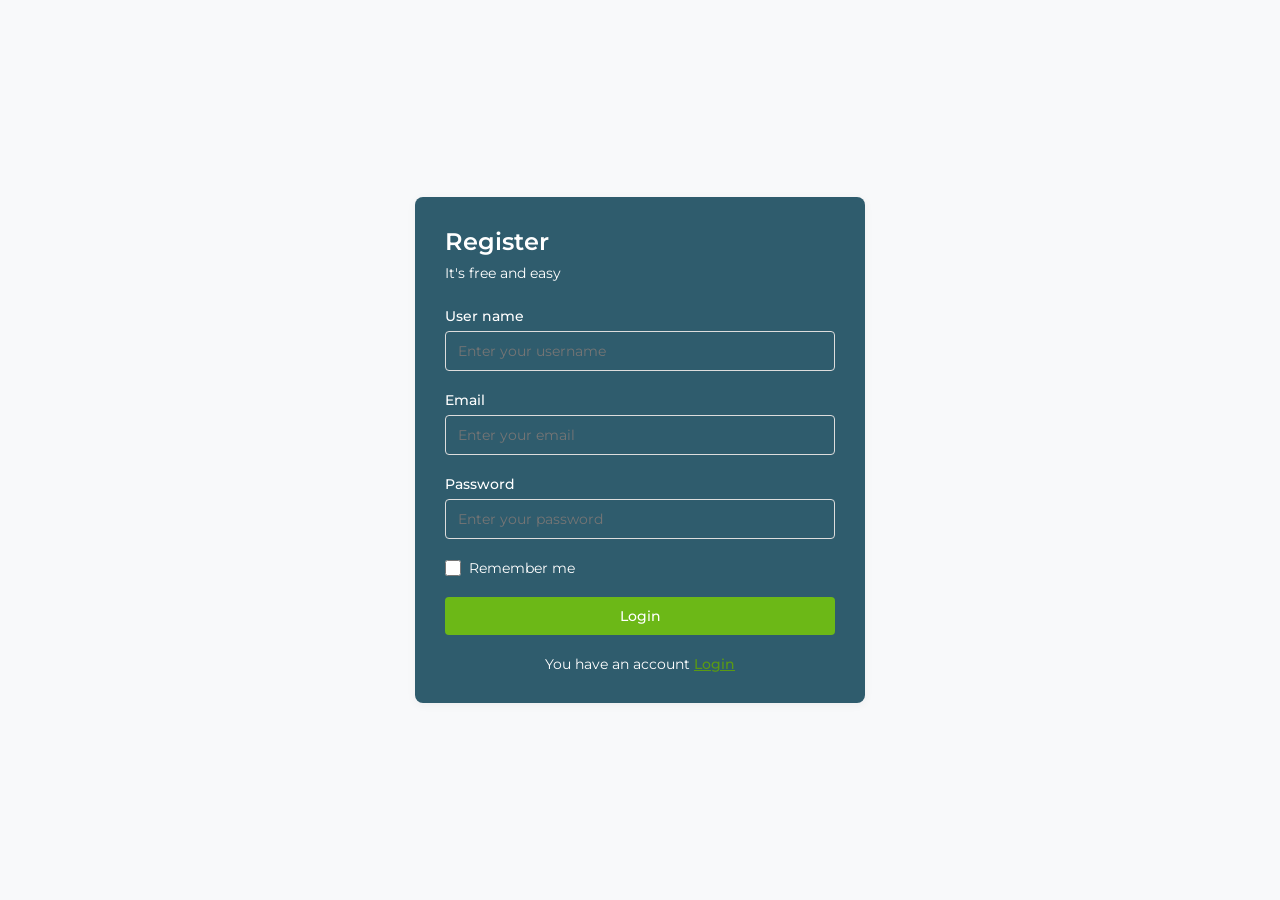
<file: HTML/Register.html>
<!DOCTYPE html>
<html lang="ru">
<head>
    <meta charset="UTF-8">
    <meta name="viewport" content="width=device-width, initial-scale=1.0">
    <title>Логин и Регистрация</title>
    <link href="https://fonts.googleapis.com/css2?family=Montserrat:wght@400;500;600&display=swap" rel="stylesheet">
    <link rel="stylesheet" href="/CSS/style.css">
</head>
<body>
    <div class="container">

        <div class="card">
            <h2>Register</h2>
            <p class="subtitle">It's free and easy</p>
            
            <form>
                <div class="form-group">
                    <label for="register-username">User name</label>
                    <input type="text" id="register-username" placeholder="Enter your username">
                </div>
                
                <div class="form-group">
                    <label for="register-email">Email</label>
                    <input type="email" id="register-email" placeholder="Enter your email">
                </div>
                
                <div class="form-group">
                    <label for="register-password">Password</label>
                    <input type="password" id="register-password" placeholder="Enter your password">
                </div>
                
                <div class="remember">
                    <input type="checkbox" id="register-remember">
                    <label for="register-remember">Remember me</label>
                </div>
                
                <button type="submit" class="login-btn">Login</button>
            </form>
            
            <p class="link">You have an account <a href="/HTML/Login.html">Login</a></p>
        </div>
    </div>
</body>
</html>
</file>
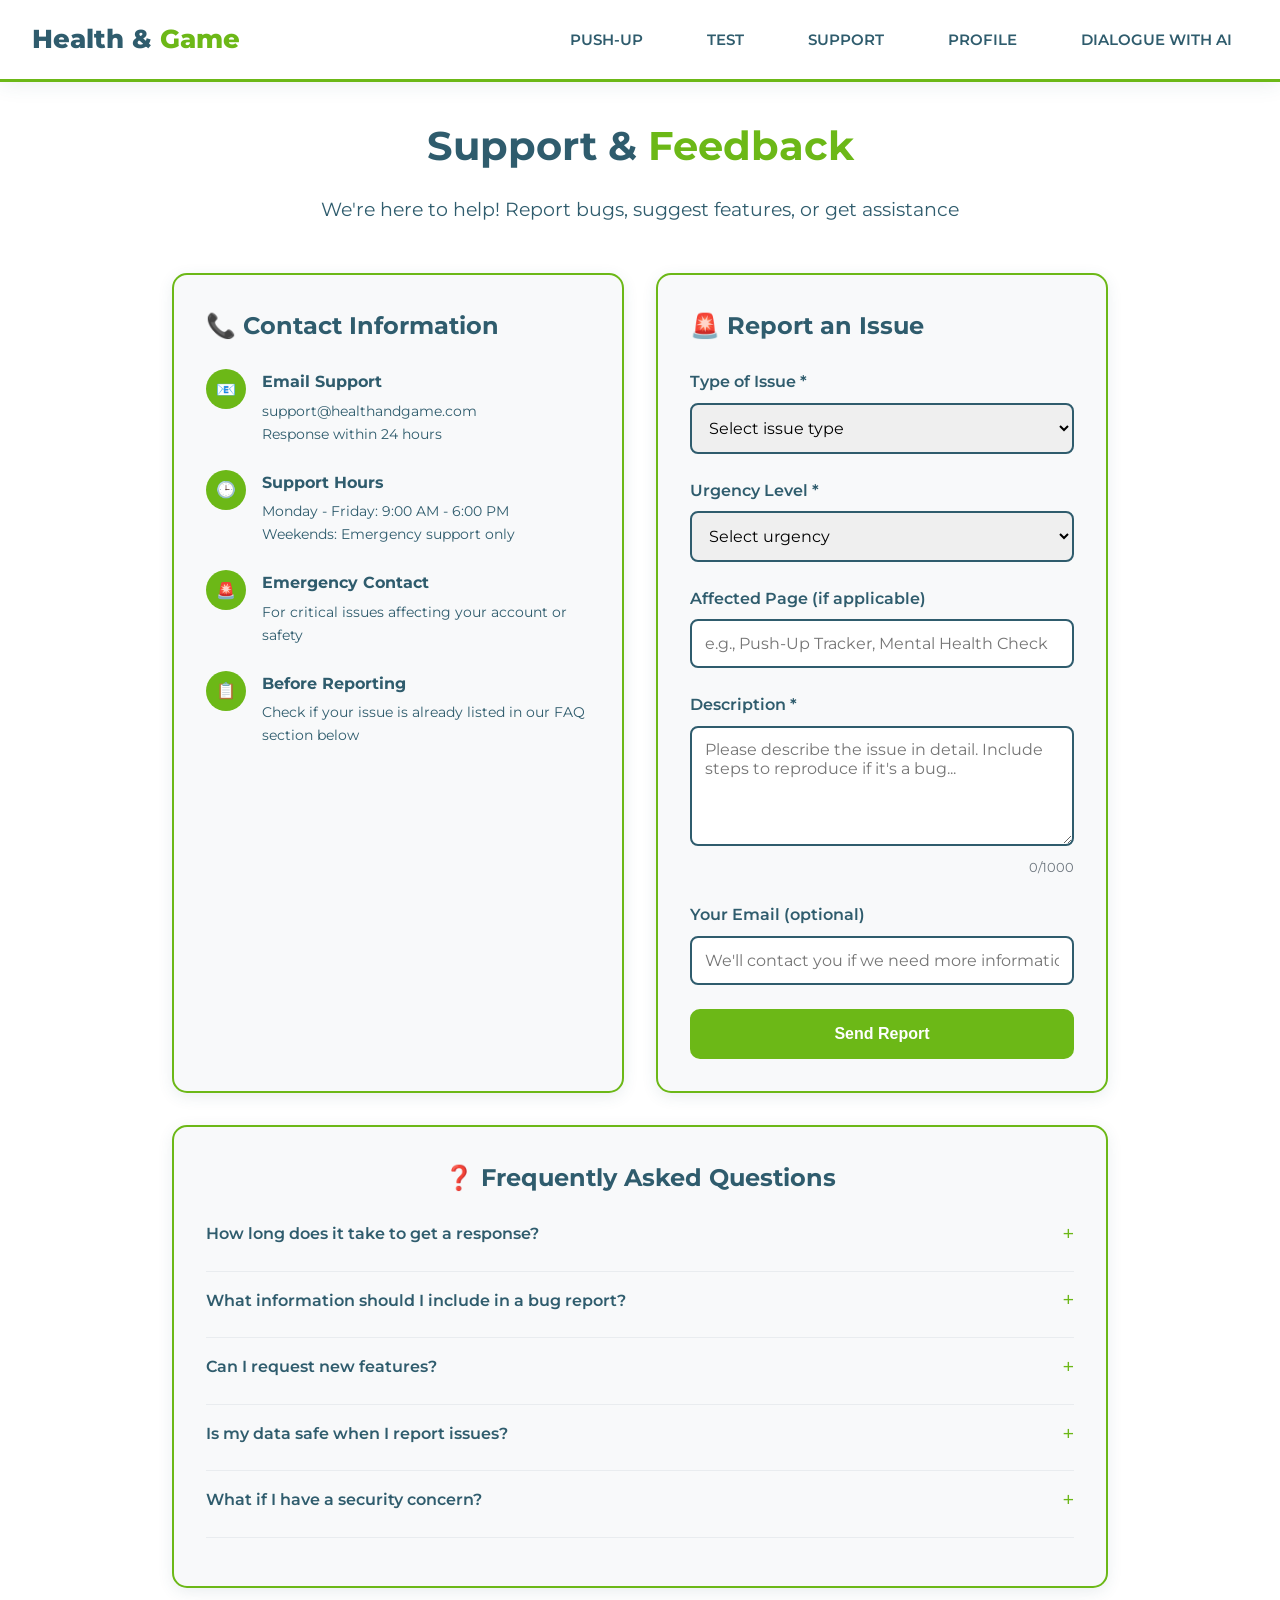
<file: HTML/Support.html>
<!DOCTYPE html>
<html lang="en">
<head>
    <meta charset="UTF-8">
    <meta name="viewport" content="width=device-width, initial-scale=1.0">
    <title>Support - Health & Game</title>
    <link href="https://fonts.googleapis.com/css2?family=Montserrat:wght@400;500;600;700;800&display=swap" rel="stylesheet">
    <style>
        /* (Все стили остаются такими же) */
        * {
            margin: 0;
            padding: 0;
            box-sizing: border-box;
        }

        body {
            font-family: 'Montserrat', sans-serif;
            background: #ffffff;
            color: #2F5C6D;
            line-height: 1.6;
        }

        header {
            background-color: #ffffff;
            padding: 1.2rem 2rem;
            display: flex;
            justify-content: space-between;
            align-items: center;
            box-shadow: 0 2px 20px rgba(47, 92, 109, 0.1);
            border-bottom: 3px solid #6CB817;
        }

        .logo {
            color: #2F5C6D;
            font-size: 1.6rem;
            font-weight: 800;
        }

        .logo span {
            color: #6CB817;
        }

        nav {
            display: flex;
            gap: 2rem;
        }

        nav a {
            color: #2F5C6D;
            text-decoration: none;
            font-size: 0.95rem;
            font-weight: 600;
            transition: all 0.3s;
            padding: 0.5rem 1rem;
            border-radius: 6px;
        }

        nav a:hover {
            color: #6CB817;
            background: rgba(108, 184, 23, 0.1);
        }

        .container {
            max-width: 1000px;
            margin: 0 auto;
            padding: 2rem;
        }

        .main-title {
            color: #2F5C6D;
            text-align: center;
            margin-bottom: 1rem;
            font-size: 2.5rem;
        }

        .main-title span {
            color: #6CB817;
        }

        .subtitle {
            text-align: center;
            color: #2F5C6D;
            margin-bottom: 3rem;
            font-size: 1.2rem;
        }

        .support-grid {
            display: grid;
            grid-template-columns: 1fr 1fr;
            gap: 2rem;
            margin-bottom: 2rem;
        }

        @media (max-width: 768px) {
            .support-grid {
                grid-template-columns: 1fr;
            }
        }

        .contact-info {
            background: #f8f9fa;
            border: 2px solid #6CB817;
            border-radius: 15px;
            padding: 2rem;
            box-shadow: 0 4px 15px rgba(47, 92, 109, 0.1);
        }

        .contact-info h3 {
            color: #2F5C6D;
            margin-bottom: 1.5rem;
            font-size: 1.5rem;
        }

        .contact-item {
            display: flex;
            align-items: flex-start;
            margin-bottom: 1.5rem;
        }

        .contact-icon {
            background: #6CB817;
            color: white;
            width: 40px;
            height: 40px;
            border-radius: 50%;
            display: flex;
            align-items: center;
            justify-content: center;
            margin-right: 1rem;
            flex-shrink: 0;
        }

        .contact-text h4 {
            color: #2F5C6D;
            margin-bottom: 0.3rem;
        }

        .contact-text p {
            color: #2F5C6D;
            font-size: 0.9rem;
        }

        .report-form {
            background: #f8f9fa;
            border: 2px solid #6CB817;
            border-radius: 15px;
            padding: 2rem;
            box-shadow: 0 4px 15px rgba(47, 92, 109, 0.1);
        }

        .report-form h3 {
            color: #2F5C6D;
            margin-bottom: 1.5rem;
            font-size: 1.5rem;
        }

        .form-group {
            margin-bottom: 1.5rem;
        }

        label {
            display: block;
            margin-bottom: 0.5rem;
            color: #2F5C6D;
            font-weight: 600;
        }

        input, select, textarea {
            width: 100%;
            padding: 0.8rem;
            border: 2px solid #2F5C6D;
            border-radius: 8px;
            font-family: 'Montserrat', sans-serif;
            font-size: 1rem;
            transition: border-color 0.3s;
        }

        input:focus, select:focus, textarea:focus {
            outline: none;
            border-color: #6CB817;
        }

        textarea {
            resize: vertical;
            min-height: 120px;
        }

        .submit-btn {
            background: #6CB817;
            color: white;
            border: none;
            padding: 1rem 2rem;
            border-radius: 10px;
            cursor: pointer;
            font-weight: 600;
            font-size: 1rem;
            transition: all 0.3s;
            width: 100%;
        }

        .submit-btn:hover {
            background: #5aa314;
            transform: translateY(-2px);
        }

        .submit-btn:disabled {
            background: #cccccc;
            cursor: not-allowed;
            transform: none;
        }

        .status-message {
            padding: 1rem;
            border-radius: 8px;
            margin-top: 1rem;
            text-align: center;
            display: none;
        }

        .status-success {
            background: #d4edda;
            border: 1px solid #c3e6cb;
            color: #155724;
        }

        .status-error {
            background: #f8d7da;
            border: 1px solid #f5c6cb;
            color: #721c24;
        }

        .status-loading {
            background: #d1ecf1;
            border: 1px solid #bee5eb;
            color: #0c5460;
        }

        .faq-section {
            background: #f8f9fa;
            border: 2px solid #6CB817;
            border-radius: 15px;
            padding: 2rem;
            margin-top: 2rem;
            box-shadow: 0 4px 15px rgba(47, 92, 109, 0.1);
        }

        .faq-section h3 {
            color: #2F5C6D;
            margin-bottom: 1.5rem;
            font-size: 1.5rem;
            text-align: center;
        }

        .faq-item {
            margin-bottom: 1rem;
            border-bottom: 1px solid #e9ecef;
            padding-bottom: 1rem;
        }

        .faq-question {
            color: #2F5C6D;
            font-weight: 600;
            margin-bottom: 0.5rem;
            cursor: pointer;
            display: flex;
            justify-content: space-between;
            align-items: center;
        }

        .faq-answer {
            color: #2F5C6D;
            display: none;
            padding-top: 0.5rem;
        }

        .faq-toggle {
            background: none;
            border: none;
            color: #6CB817;
            font-size: 1.2rem;
            cursor: pointer;
        }

        .char-counter {
            text-align: right;
            font-size: 0.8rem;
            color: #6c757d;
            margin-top: 0.3rem;
        }

        .char-counter.warning {
            color: #ffc107;
        }

        .char-counter.error {
            color: #dc3545;
        }

        .loading {
            display: inline-block;
            margin-left: 0.5rem;
        }

        .loading-dot {
            display: inline-block;
            width: 6px;
            height: 6px;
            border-radius: 50%;
            background: #6CB817;
            margin: 0 2px;
            animation: loading 1.4s infinite;
        }

        .loading-dot:nth-child(2) {
            animation-delay: 0.2s;
        }

        .loading-dot:nth-child(3) {
            animation-delay: 0.4s;
        }

        @keyframes loading {
            0%, 60%, 100% { transform: translateY(0); }
            30% { transform: translateY(-5px); }
        }
    </style>
</head>
<body>
    <header>
        <div class="logo">Health & <span>Game</span></div>
        <nav>
            <a href="/HTML/Push-Up.html">PUSH-UP</a>
            <a href="/HTML/TEST.html">TEST</a>
            <a href="/HTML/SUPPORT.html">SUPPORT</a>
            <a href="#">PROFILE</a>
            <a href="/HTML/DIALOGUE-WITH-AI.html">DIALOGUE WITH AI</a>
        </nav>
    </header>

    <div class="container">
        <h1 class="main-title">Support & <span>Feedback</span></h1>
        <p class="subtitle">We're here to help! Report bugs, suggest features, or get assistance</p>

        <div class="support-grid">
            <div class="contact-info">
                <h3>📞 Contact Information</h3>
                
                <div class="contact-item">
                    <div class="contact-icon">📧</div>
                    <div class="contact-text">
                        <h4>Email Support</h4>
                        <p>support@healthandgame.com<br>Response within 24 hours</p>
                    </div>
                </div>
                
                <div class="contact-item">
                    <div class="contact-icon">🕒</div>
                    <div class="contact-text">
                        <h4>Support Hours</h4>
                        <p>Monday - Friday: 9:00 AM - 6:00 PM<br>Weekends: Emergency support only</p>
                    </div>
                </div>
                
                <div class="contact-item">
                    <div class="contact-icon">🚨</div>
                    <div class="contact-text">
                        <h4>Emergency Contact</h4>
                        <p>For critical issues affecting your account or safety</p>
                    </div>
                </div>
                
                <div class="contact-item">
                    <div class="contact-icon">📋</div>
                    <div class="contact-text">
                        <h4>Before Reporting</h4>
                        <p>Check if your issue is already listed in our FAQ section below</p>
                    </div>
                </div>
            </div>

            <div class="report-form">
                <h3>🚨 Report an Issue</h3>
                <form id="support-form">
                    <div class="form-group">
                        <label for="issue-type">Type of Issue *</label>
                        <select id="issue-type" required>
                            <option value="">Select issue type</option>
                            <option value="bug">Bug Report</option>
                            <option value="feature">Feature Request</option>
                            <option value="ui-ux">UI/UX Problem</option>
                            <option value="performance">Performance Issue</option>
                            <option value="security">Security Concern</option>
                            <option value="other">Other</option>
                        </select>
                    </div>

                    <div class="form-group">
                        <label for="urgency">Urgency Level *</label>
                        <select id="urgency" required>
                            <option value="">Select urgency</option>
                            <option value="low">Low - Minor inconvenience</option>
                            <option value="medium">Medium - Affects functionality</option>
                            <option value="high">High - Cannot use feature</option>
                            <option value="critical">Critical - System down/safety issue</option>
                        </select>
                    </div>

                    <div class="form-group">
                        <label for="page">Affected Page (if applicable)</label>
                        <input type="text" id="page" placeholder="e.g., Push-Up Tracker, Mental Health Check">
                    </div>

                    <div class="form-group">
                        <label for="description">Description *</label>
                        <textarea id="description" placeholder="Please describe the issue in detail. Include steps to reproduce if it's a bug..." required maxlength="1000"></textarea>
                        <div class="char-counter" id="char-counter">0/1000</div>
                    </div>

                    <div class="form-group">
                        <label for="contact-email">Your Email (optional)</label>
                        <input type="email" id="contact-email" placeholder="We'll contact you if we need more information">
                    </div>

                    <button type="submit" class="submit-btn" id="submit-btn">
                        Send Report
                    </button>

                    <div class="status-message" id="status-message"></div>
                </form>
            </div>
        </div>

        <div class="faq-section">
            <h3>❓ Frequently Asked Questions</h3>
            
            <div class="faq-item">
                <div class="faq-question">
                    How long does it take to get a response?
                    <button class="faq-toggle">+</button>
                </div>
                <div class="faq-answer">
                    We typically respond within 24 hours for standard issues. Critical issues are prioritized and may receive a response within 2-4 hours during business hours.
                </div>
            </div>
            
            <div class="faq-item">
                <div class="faq-question">
                    What information should I include in a bug report?
                    <button class="faq-toggle">+</button>
                </div>
                <div class="faq-answer">
                    Please include: 1) Steps to reproduce the issue, 2) What you expected to happen, 3) What actually happened, 4) Your browser and device information, 5) Screenshots if possible.
                </div>
            </div>
            
            <div class="faq-item">
                <div class="faq-question">
                    Can I request new features?
                    <button class="faq-toggle">+</button>
                </div>
                <div class="faq-answer">
                    Absolutely! We welcome feature requests. Please use the "Feature Request" option in the report form and describe how the feature would improve your experience.
                </div>
            </div>
            
            <div class="faq-item">
                <div class="faq-question">
                    Is my data safe when I report issues?
                    <button class="faq-toggle">+</button>
                </div>
                <div class="faq-answer">
                    Yes, we take privacy seriously. Your reports are stored securely and we only use the information to improve our services. Email addresses are optional and used only for follow-ups.
                </div>
            </div>
            
            <div class="faq-item">
                <div class="faq-question">
                    What if I have a security concern?
                    <button class="faq-toggle">+</button>
                </div>
                <div class="faq-answer">
                    For security concerns, please select "Security Concern" as the issue type and provide detailed information. We treat security issues with the highest priority and confidentiality.
                </div>
            </div>
        </div>
    </div>

    <script>
        // Telegram Bot Configuration - ИСПРАВЛЕННЫЕ ДАННЫЕ
        const TELEGRAM_BOT_TOKEN = '8556105632:AAFLbcPWtkDyEkoZgOGr_PxfJOz1aWKfCe4';
        const TELEGRAM_CHAT_ID = '1988650164'; // Исправлен на ваш правильный ID

        // DOM Elements
        const supportForm = document.getElementById('support-form');
        const description = document.getElementById('description');
        const charCounter = document.getElementById('char-counter');
        const submitBtn = document.getElementById('submit-btn');
        const statusMessage = document.getElementById('status-message');
        const faqToggles = document.querySelectorAll('.faq-toggle');

        // Character counter
        description.addEventListener('input', updateCharCounter);
        
        function updateCharCounter() {
            const count = description.value.length;
            charCounter.textContent = `${count}/1000`;
            
            if (count > 900) {
                charCounter.className = 'char-counter error';
            } else if (count > 750) {
                charCounter.className = 'char-counter warning';
            } else {
                charCounter.className = 'char-counter';
            }
        }

        // FAQ toggle functionality
        faqToggles.forEach(toggle => {
            toggle.addEventListener('click', function() {
                const faqItem = this.closest('.faq-item');
                const answer = faqItem.querySelector('.faq-answer');
                
                if (answer.style.display === 'block') {
                    answer.style.display = 'none';
                    this.textContent = '+';
                } else {
                    answer.style.display = 'block';
                    this.textContent = '-';
                }
            });
        });

        // Form submission
        supportForm.addEventListener('submit', async function(e) {
            e.preventDefault();
            
            // Validate form
            if (!validateForm()) {
                return;
            }
            
            // Show loading state
            setLoadingState(true);
            
            try {
                // Send to Telegram
                await sendToTelegram();
                
                // Show success message
                showStatus('Thank you! Your report has been sent successfully. We will review it shortly.', 'success');
                
                // Reset form
                supportForm.reset();
                updateCharCounter();
                
            } catch (error) {
                console.error('Error sending report:', error);
                showStatus('Sorry, there was an error sending your report. Please try again later or contact us via email.', 'error');
            } finally {
                setLoadingState(false);
            }
        });

        // Form validation
        function validateForm() {
            const issueType = document.getElementById('issue-type').value;
            const urgency = document.getElementById('urgency').value;
            const description = document.getElementById('description').value;
            
            if (!issueType) {
                showStatus('Please select the type of issue.', 'error');
                return false;
            }
            
            if (!urgency) {
                showStatus('Please select the urgency level.', 'error');
                return false;
            }
            
            if (!description.trim()) {
                showStatus('Please provide a description of the issue.', 'error');
                return false;
            }
            
            if (description.length < 10) {
                showStatus('Please provide a more detailed description (at least 10 characters).', 'error');
                return false;
            }
            
            return true;
        }

        // Send message to Telegram - ИСПРАВЛЕННАЯ ФУНКЦИЯ
        async function sendToTelegram() {
            const issueType = document.getElementById('issue-type');
            const urgency = document.getElementById('urgency');
            const page = document.getElementById('page').value;
            const contactEmail = document.getElementById('contact-email').value;
            const descriptionText = document.getElementById('description').value;

            // Формируем сообщение без лишних символов
            const message = `🚨 NEW SUPPORT REQUEST 🚨

Type: ${issueType.options[issueType.selectedIndex].text}
Urgency: ${urgency.options[urgency.selectedIndex].text}
Page: ${page || 'Not specified'}
Email: ${contactEmail || 'Not provided'}

Description:
${descriptionText}

Timestamp: ${new Date().toLocaleString()}`;

            const url = `https://api.telegram.org/bot${TELEGRAM_BOT_TOKEN}/sendMessage`;
            
            const response = await fetch(url, {
                method: 'POST',
                headers: {
                    'Content-Type': 'application/json',
                },
                body: JSON.stringify({
                    chat_id: TELEGRAM_CHAT_ID,
                    text: message
                    // Убрали parse_mode чтобы избежать проблем с форматированием
                })
            });

            if (!response.ok) {
                const errorText = await response.text();
                console.error('Telegram API error details:', errorText);
                throw new Error(`Telegram API error: ${response.status}`);
            }

            const result = await response.json();
            return result;
        }

        // UI helper functions
        function setLoadingState(loading) {
            if (loading) {
                submitBtn.disabled = true;
                submitBtn.innerHTML = 'Sending<span class="loading"><span class="loading-dot"></span><span class="loading-dot"></span><span class="loading-dot"></span></span>';
            } else {
                submitBtn.disabled = false;
                submitBtn.textContent = 'Send Report';
            }
        }

        function showStatus(message, type) {
            statusMessage.textContent = message;
            statusMessage.className = `status-message status-${type}`;
            statusMessage.style.display = 'block';
            
            // Auto-hide success messages after 5 seconds
            if (type === 'success') {
                setTimeout(() => {
                    statusMessage.style.display = 'none';
                }, 5000);
            }
        }

        // Initialize character counter
        updateCharCounter();

        // Test function to check Telegram connection (можно удалить после тестирования)
        async function testTelegramConnection() {
            try {
                const response = await fetch(`https://api.telegram.org/bot${TELEGRAM_BOT_TOKEN}/getMe`);
                if (response.ok) {
                    console.log('Telegram bot connection: OK');
                } else {
                    console.error('Telegram bot connection: FAILED');
                }
            } catch (error) {
                console.error('Telegram bot connection test failed:', error);
            }
        }

        // Вызов теста при загрузке (можно удалить после тестирования)
        // testTelegramConnection();
    </script>
</body>
</html>
</file>
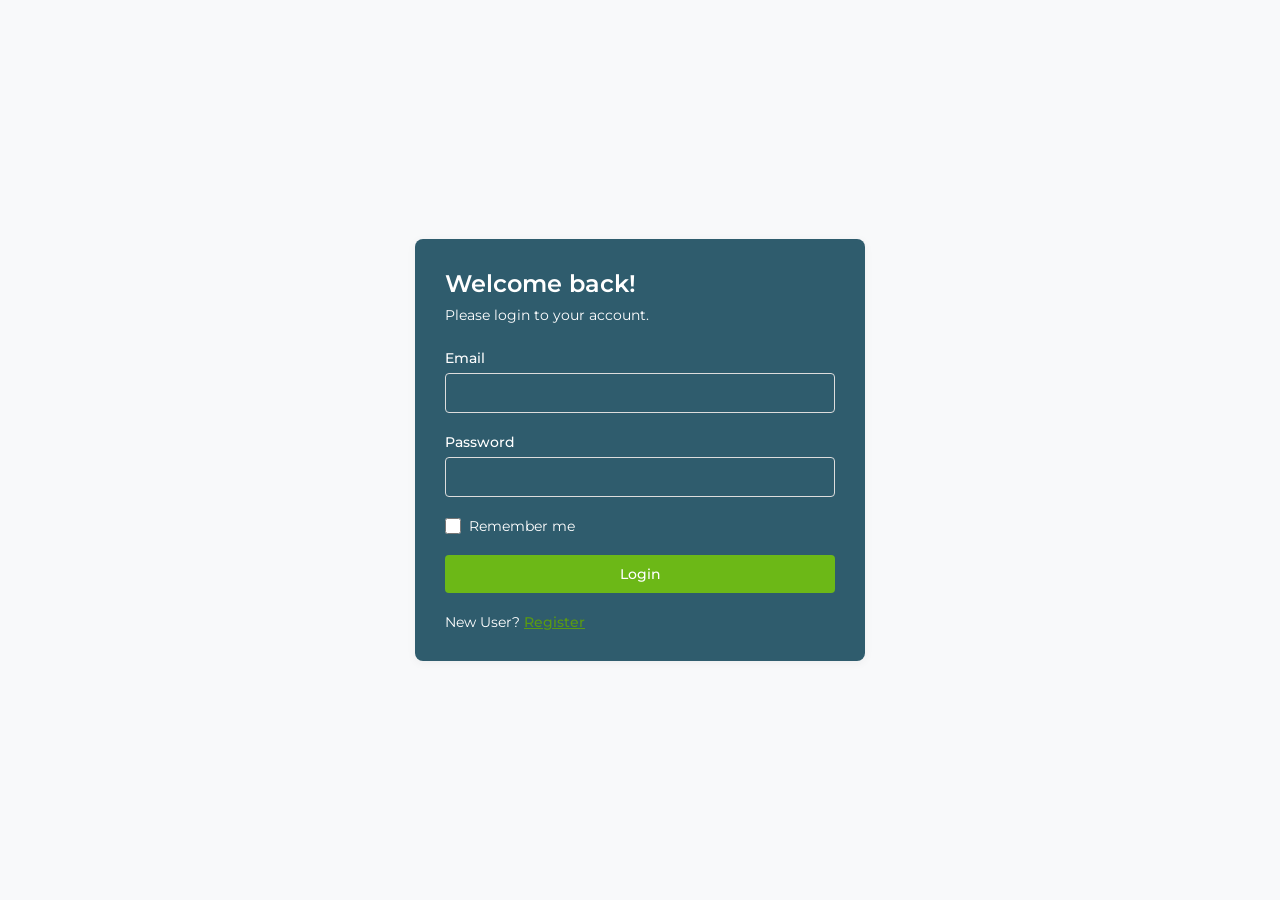
<file: client/HTML/Login.html>
<!DOCTYPE html>
<html lang="ru">
<head>
    <meta charset="UTF-8">
    <meta name="viewport" content="width=device-width, initial-scale=1.0">
    <title>Логин и Регистрация</title>
    <link href="https://fonts.googleapis.com/css2?family=Montserrat:wght@400;500;600&display=swap" rel="stylesheet">
    <link rel="stylesheet" href="/client/CSS/style.css">
</head>
<body>
    <div class="container">
        <!-- Страница логина -->
        <div class="card">
            <h2>Welcome back!</h2>
            <p class="subtitle">Please login to your account.</p>
            
            <form>
                <div class="form-group">
                    <label for="login-email">Email</label>
                    <input type="email" id="login-email">
                </div>
                
                <div class="form-group">
                    <label for="login-password">Password</label>
                    <input type="password" id="login-password">
                </div>
                
                <div class="remember">
                    <input type="checkbox" id="login-remember">
                    <label for="login-remember">Remember me</label>
                </div>
                
                <button type="submit" class="login-btn">Login</button>
            </form>
            <div class="link-div">
                <p class="link">New User? <a href="/client/HTML/Register.html">Register</a></p>
            </div>
        </div>    
    </div>
</body>
</html>
</file>
<file: CSS/style.css>
* {
    margin: 0;
    padding: 0;
    box-sizing: border-box;
    font-family: 'Montserrat', sans-serif;
}

body {
    background-color: #f8f9fa;
    display: flex;
    justify-content: center;
    align-items: center;
    min-height: 100vh;
    padding: 20px;
}

.container {
    display: flex;
    flex-direction: column;
    justify-content: center;
    align-items: center;
    gap: 30px;
    width: 100%;
    max-width: 900px;
}

.card {
    background-color: #2F5C6D;
    border-radius: 8px;
    box-shadow: 0 2px 10px rgba(0, 0, 0, 0.05);
    padding: 30px;
    width: 100%;
}

h2 {
    font-size: 24px;
    font-weight: 600;
    margin-bottom: 8px;
    color: white;
}

.subtitle {
    font-size: 14px;
    color: white;
    margin-bottom: 25px;
}

.form-group {
    margin-bottom: 20px;
}

label {
    display: block;
    margin-bottom: 6px;
    font-weight: 500;
    color: white;
    font-size: 14px;
}

input[type="text"],
input[type="email"],
input[type="password"] {
    width: 100%;
    padding: 10px 12px;
    border: 1px solid #ddd;
    border-radius: 4px;
    font-size: 14px;
    transition: border-color 0.3s;
    background-color: #2F5C6D;
    color: white;
}

input[type="text"]:focus,
input[type="email"]:focus,
input[type="password"]:focus {
    border-color: #6CB817;
    outline: none;
    background-color: #2F5C6D;
}

.remember {
    display: flex;
    align-items: center;
    margin-bottom: 20px;
}

.remember input {
    margin-right: 8px;
    width: 16px;
    height: 16px;
    accent-color: #6CB817;
}

.remember label {
    margin-bottom: 0;
    font-weight: 400;
    font-size: 14px;
}

.login-btn {
    width: 100%;
    padding: 10px;
    background-color: #6CB817;
    color: white;
    border: none;
    border-radius: 4px;
    font-size: 14px;
    font-weight: 500;
    cursor: pointer;
    transition: background-color 0.3s;
}

.login-btn:hover {
    background-color: #5a9a13;
}

.link-div{
    width: 100%;
    height: auto;
    display: flex;
    flex-direction: row;
    justify-content: start;
    align-items: start;
}
.link {
    text-align: center;
    margin-top: 20px;
    color: white;
    font-size: 14px;
}

.link a {
    color: #5a9a13;
    font-weight: 500;
}

.link a:hover {
    text-decoration: underline;
}

@media (min-width: 768px) {
    .container {
        flex-direction: row;
    }
    
    .card {
        width: 50%;
    }
}
</file>
<file: style.css>
* {
    margin: 0;
    padding: 0;
    box-sizing: border-box;
    font-family: 'Montserrat', sans-serif;
}

body {
    background-color: #f8f9fa;
    display: flex;
    justify-content: center;
    align-items: center;
    min-height: 100vh;
    padding: 20px;
}

.container {
    display: flex;
    flex-direction: column;
    justify-content: center;
    align-items: center;
    gap: 30px;
    width: 100%;
    max-width: 900px;
}

.card {
    background-color: #2F5C6D;
    border-radius: 8px;
    box-shadow: 0 2px 10px rgba(0, 0, 0, 0.05);
    padding: 30px;
    width: 100%;
}

h2 {
    font-size: 24px;
    font-weight: 600;
    margin-bottom: 8px;
    color: white;
}

.subtitle {
    font-size: 14px;
    color: white;
    margin-bottom: 25px;
}

.form-group {
    margin-bottom: 20px;
}

label {
    display: block;
    margin-bottom: 6px;
    font-weight: 500;
    color: white;
    font-size: 14px;
}

input[type="text"],
input[type="email"],
input[type="password"] {
    width: 100%;
    padding: 10px 12px;
    border: 1px solid #ddd;
    border-radius: 4px;
    font-size: 14px;
    transition: border-color 0.3s;
    background-color: #2F5C6D;
    color: white;
}

input[type="text"]:focus,
input[type="email"]:focus,
input[type="password"]:focus {
    border-color: #6CB817;
    outline: none;
    background-color: #2F5C6D;
}

.remember {
    display: flex;
    align-items: center;
    margin-bottom: 20px;
}

.remember input {
    margin-right: 8px;
    width: 16px;
    height: 16px;
    accent-color: #6CB817;
}

.remember label {
    margin-bottom: 0;
    font-weight: 400;
    font-size: 14px;
}

.login-btn {
    width: 100%;
    padding: 10px;
    background-color: #6CB817;
    color: white;
    border: none;
    border-radius: 4px;
    font-size: 14px;
    font-weight: 500;
    cursor: pointer;
    transition: background-color 0.3s;
}

.login-btn:hover {
    background-color: #5a9a13;
}

.link-div{
    width: 100%;
    height: auto;
    display: flex;
    flex-direction: row;
    justify-content: start;
    align-items: start;
}
.link {
    text-align: center;
    margin-top: 20px;
    color: white;
    font-size: 14px;
}

.link a {
    color: #5a9a13;
    font-weight: 500;
}

.link a:hover {
    text-decoration: underline;
}

@media (min-width: 768px) {
    .container {
        flex-direction: row;
    }
    
    .card {
        width: 50%;
    }
}
</file>
<file: client/CSS/style.css>
* {
    margin: 0;
    padding: 0;
    box-sizing: border-box;
    font-family: 'Montserrat', sans-serif;
}

body {
    background-color: #f8f9fa;
    display: flex;
    justify-content: center;
    align-items: center;
    min-height: 100vh;
    padding: 20px;
}

.container {
    display: flex;
    flex-direction: column;
    justify-content: center;
    align-items: center;
    gap: 30px;
    width: 100%;
    max-width: 900px;
}

.card {
    background-color: #2F5C6D;
    border-radius: 8px;
    box-shadow: 0 2px 10px rgba(0, 0, 0, 0.05);
    padding: 30px;
    width: 100%;
}

h2 {
    font-size: 24px;
    font-weight: 600;
    margin-bottom: 8px;
    color: white;
}

.subtitle {
    font-size: 14px;
    color: white;
    margin-bottom: 25px;
}

.form-group {
    margin-bottom: 20px;
}

label {
    display: block;
    margin-bottom: 6px;
    font-weight: 500;
    color: white;
    font-size: 14px;
}

input[type="text"],
input[type="email"],
input[type="password"] {
    width: 100%;
    padding: 10px 12px;
    border: 1px solid #ddd;
    border-radius: 4px;
    font-size: 14px;
    transition: border-color 0.3s;
    background-color: #2F5C6D;
    color: white;
}

input[type="text"]:focus,
input[type="email"]:focus,
input[type="password"]:focus {
    border-color: #6CB817;
    outline: none;
    background-color: #2F5C6D;
}

.remember {
    display: flex;
    align-items: center;
    margin-bottom: 20px;
}

.remember input {
    margin-right: 8px;
    width: 16px;
    height: 16px;
    accent-color: #6CB817;
}

.remember label {
    margin-bottom: 0;
    font-weight: 400;
    font-size: 14px;
}

.login-btn {
    width: 100%;
    padding: 10px;
    background-color: #6CB817;
    color: white;
    border: none;
    border-radius: 4px;
    font-size: 14px;
    font-weight: 500;
    cursor: pointer;
    transition: background-color 0.3s;
}

.login-btn:hover {
    background-color: #5a9a13;
}

.link-div{
    width: 100%;
    height: auto;
    display: flex;
    flex-direction: row;
    justify-content: start;
    align-items: start;
}
.link {
    text-align: center;
    margin-top: 20px;
    color: white;
    font-size: 14px;
}

.link a {
    color: #5a9a13;
    font-weight: 500;
}

.link a:hover {
    text-decoration: underline;
}

@media (min-width: 768px) {
    .container {
        flex-direction: row;
    }
    
    .card {
        width: 50%;
    }
}
</file>
